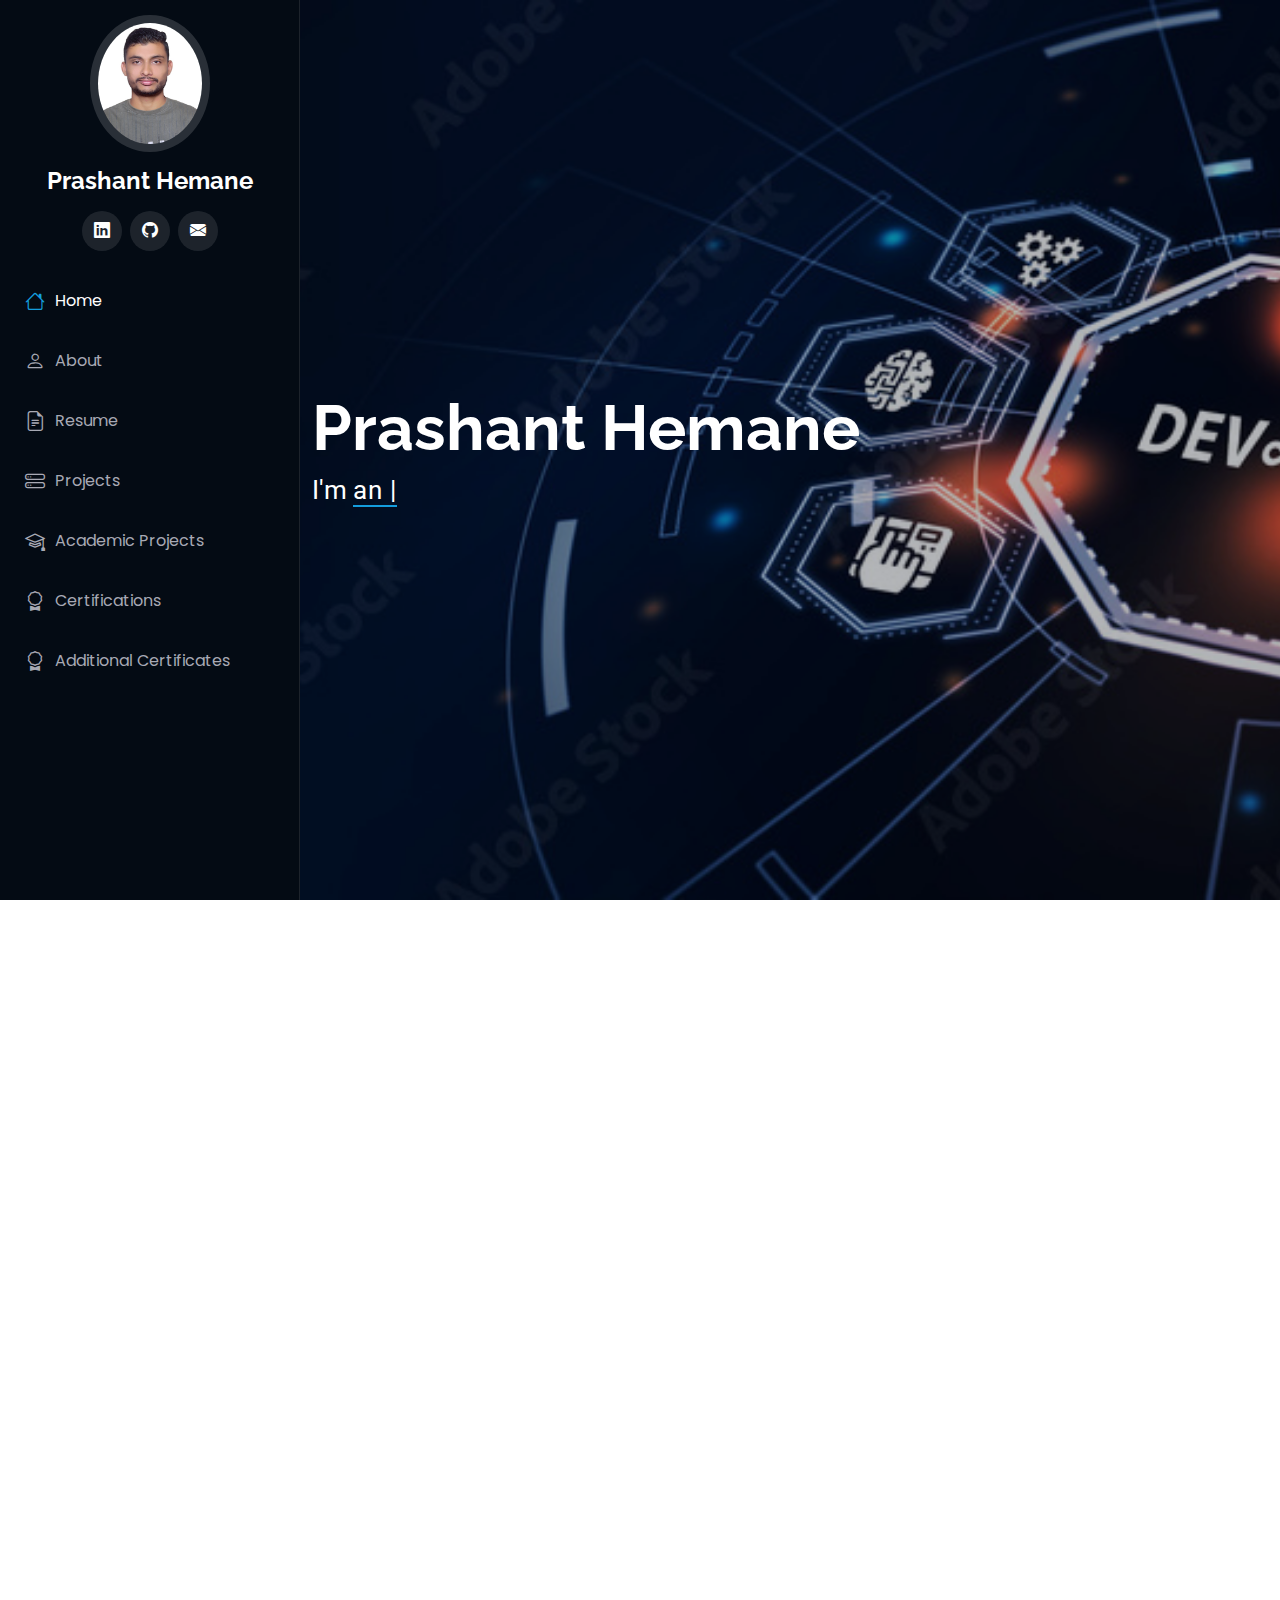
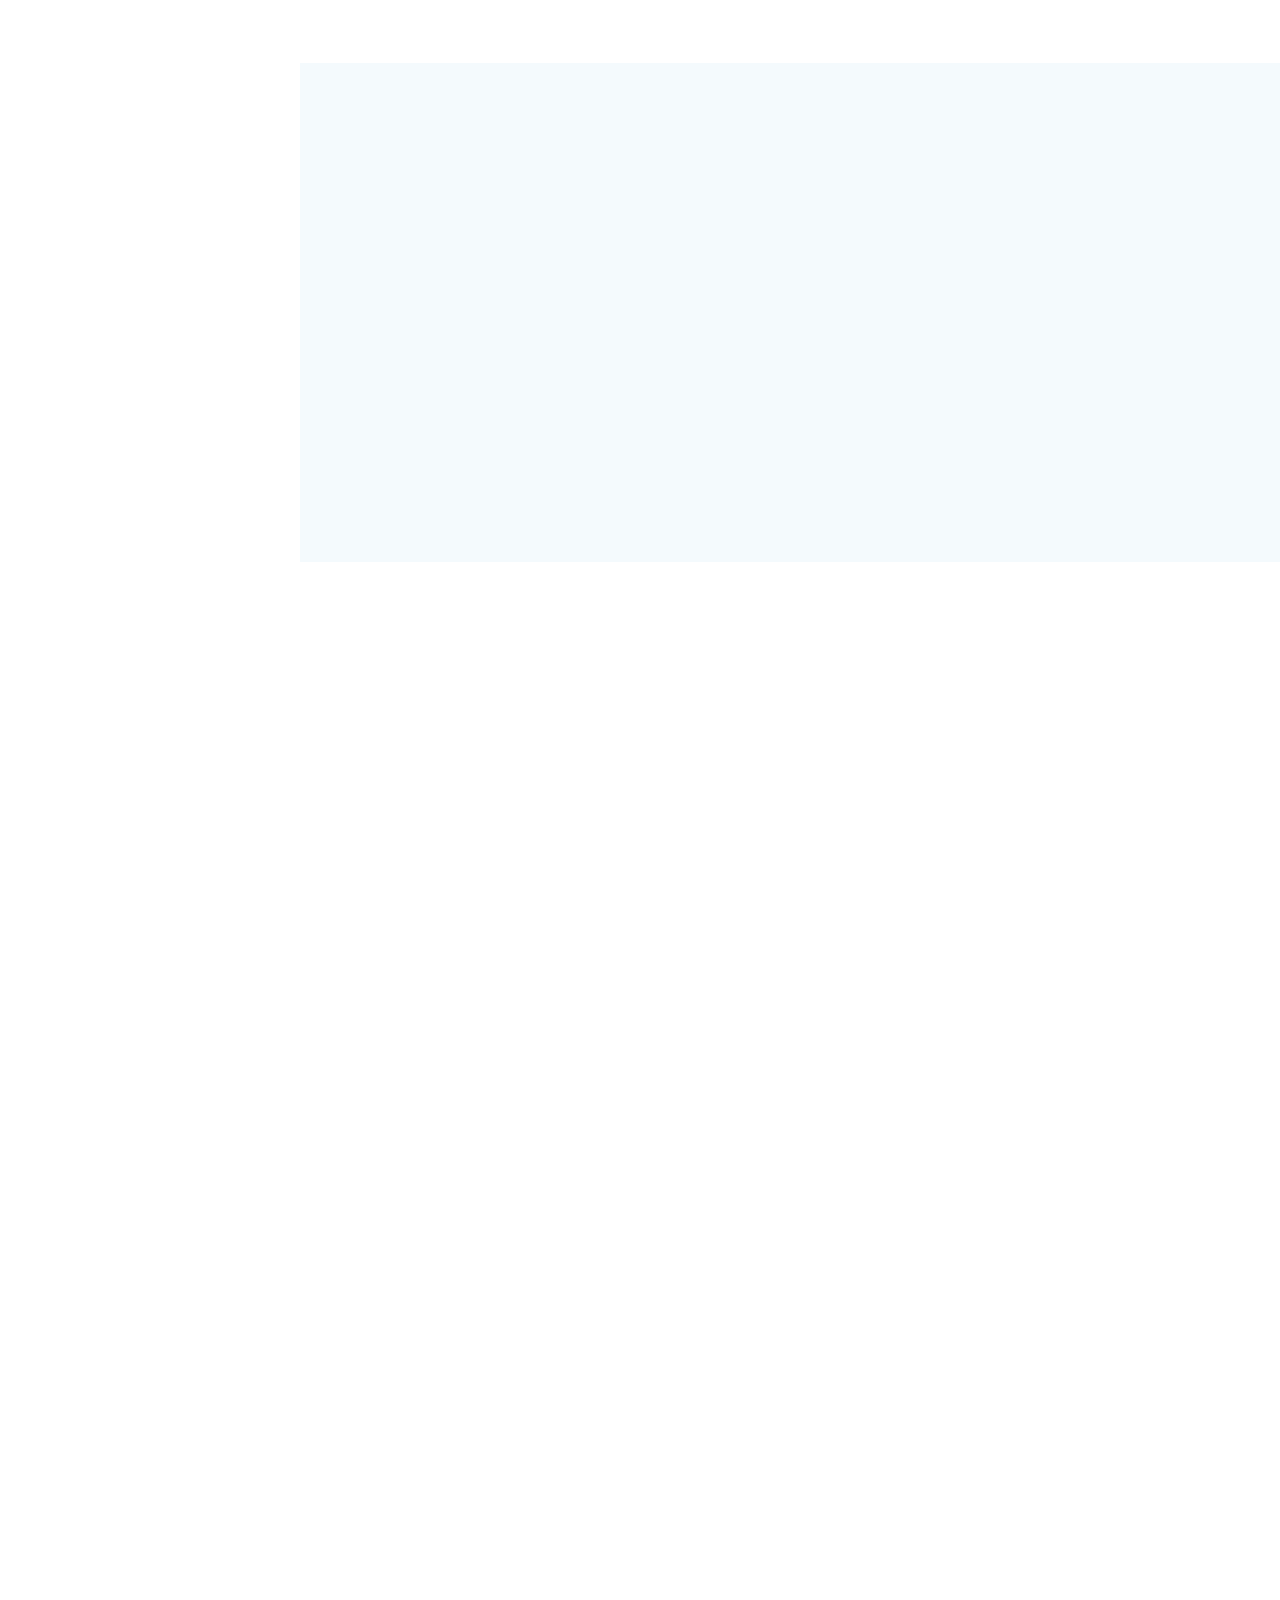
<file: index.html>
<!DOCTYPE html>
<html lang="en">

<head>
  <meta charset="utf-8">
  <meta content="width=device-width, initial-scale=1.0" name="viewport">
  <title>Prashant</title>
  <meta content="" name="description">
  <meta content="" name="keywords">

  <!-- Favicons -->
  <link href="assets/img/favicon.png" rel="icon">
  <link href="assets/img/apple-touch-icon.png" rel="apple-touch-icon">

  <!-- Fonts -->
  <link href="https://fonts.googleapis.com" rel="preconnect">
  <link href="https://fonts.gstatic.com" rel="preconnect" crossorigin>
  <link href="https://fonts.googleapis.com/css2?family=Roboto:ital,wght@0,100;0,300;0,400;0,500;0,700;0,900;1,100;1,300;1,400;1,500;1,700;1,900&family=Poppins:ital,wght@0,100;0,200;0,300;0,400;0,500;0,600;0,700;0,800;0,900;1,100;1,200;1,300;1,400;1,500;1,600;1,700;1,800;1,900&family=Raleway:ital,wght@0,100;0,200;0,300;0,400;0,500;0,600;0,700;0,800;0,900;1,100;1,200;1,300;1,400;1,500;1,600;1,700;1,800;1,900&display=swap" rel="stylesheet">

  <!-- Vendor CSS Files -->
  <link href="assets/vendor/bootstrap/css/bootstrap.min.css" rel="stylesheet">
  <link href="assets/vendor/bootstrap-icons/bootstrap-icons.css" rel="stylesheet">
  <link href="assets/vendor/aos/aos.css" rel="stylesheet">
  <link href="assets/vendor/glightbox/css/glightbox.min.css" rel="stylesheet">
  <link href="assets/vendor/swiper/swiper-bundle.min.css" rel="stylesheet">

  <!-- Main CSS File -->
  <link href="assets/css/main.css" rel="stylesheet">

  <!-- =======================================================
  * Template Name: iPortfolio
  * Template URL: https://bootstrapmade.com/iportfolio-bootstrap-portfolio-websites-template/
  * Updated: Jun 29 2024 with Bootstrap v5.3.3
  * Author: BootstrapMade.com
  * License: https://bootstrapmade.com/license/
  ======================================================== -->
</head>

<body class="index-page">

  <header id="header" class="header dark-background d-flex flex-column">
    <i class="header-toggle d-xl-none bi bi-list"></i>

    <div class="profile-img">
      <img src="assets/img/my-profile-img.jpg" alt="" class="img-fluid rounded-circle">
    </div>

    <a href="index.html" class="logo d-flex align-items-center justify-content-center">
      <!-- Uncomment the line below if you also wish to use an image logo -->
      <!-- <img src="assets/img/logo.png" alt=""> -->
      <h1 class="sitename">Prashant Hemane</h1>
    </a>

    <div class="social-links text-center">
	 <a href="https://www.linkedin.com/in/prashant-hemane-a53b43135" class="linkedin" target="_blank" rel="noopener noreferrer">
    <i class="bi bi-linkedin"></i>
  </a>

	<a href="https://github.com/Prashant-gitRepo" class="github" target="_blank" rel="noopener noreferrer">
  <i class="bi bi-github"></i>
</a>
	

     <a href="mailto:hemaneprashant@gmail.com" class="email" target="_blank" rel="noopener noreferrer">
  <i class="bi bi-envelope-fill"></i>
</a>
    </div>

    <nav id="navmenu" class="navmenu">
      <ul>
        <li><a href="#hero" class="active"><i class="bi bi-house navicon"></i>Home</a></li>
        <li><a href="#about"><i class="bi bi-person navicon"></i> About</a></li>
        <li><a href="#resume"><i class="bi bi-file-earmark-text navicon"></i> Resume</a></li>
        
        <li><a href="#services"><i class="bi bi-hdd-stack navicon"></i> Projects</a></li>
        
       
	<li><a href="#academic"><i class="bi bi-mortarboard navicon"></i> Academic Projects</a></li>

 	<li><a href="#certification"><i class="bi bi-award navicon"></i> Certifications</a></li>

	<li><a href="#certificates"><i class="bi bi-award navicon"></i> Additional Certificates</a></li> 


      </ul>
    </nav>

  </header>

  <main class="main">

    <!-- Hero Section -->
    <section id="hero" class="hero section dark-background">

      <img src="assets/img/hero-bg.jpg" alt="" data-aos="fade-in" class="">

      <div class="container" data-aos="fade-up" data-aos-delay="100">
        <h2>Prashant Hemane</h2>
        <p>I'm <span class="typed" data-typed-items="an AWS and DevOps enthusiast"</span><span class="typed-cursor typed-cursor--blink" aria-hidden="true"></span><span class="typed-cursor typed-cursor--blink" aria-hidden="true"></span></p>
      </div>

    </section><!-- /Hero Section -->

    <!-- About Section -->
    <section id="about" class="about section">

      <!-- Section Title -->
      <div class="container section-title" data-aos="fade-up">
        <h2>Summary</h2>
        <p>AWS and DevOps enthusiast with a mechanical engineering background, recently completed certification course in AWS Solution Architect Associate, Red Hat Linux, and CCNA. Hands-on experience deploying static websites on AWS S3 with CloudFront and managing source code via GitHub. Eager to contribute to cloud infrastructure, automation, and CI/CD pipelines in a fast-paced DevOps team..</p>
      </div><!-- End Section Title -->

      <div class="container" data-aos="fade-up" data-aos-delay="100">

        <div class="row gy-4 justify-content-center">
          <div class="col-lg-4">
            
          </div>
          <div class="col-lg-8 content">
            <h2>About</h2>
              <p class="fst-italic py-3">
   I started my journey as a Mechanical Engineer, Over time, I’ve developed strong skills in AWS, Docker, Terraform, and Jenkins, focusing on creating reliable, scalable infrastructure and smooth CI/CD pipelines. I love solving problems that make development faster and operations more efficient.Beyond tech, I enjoy learning about emerging tools, contributing to small projects, and staying curious about how technology can make systems more sustainable and intelligent.
				  
  </p>
            <div class="row">
              <div class="col-lg-6">
                <ul>
	<li><i class="bi bi-chevron-right"></i> <strong>Email:</strong> <span>hemaneprashant@gmail.com</span></li>
	
	 <li><i class="bi bi-chevron-right"></i> <strong>Degree:</strong> <span>Bachelor of Engineering</span></li>
             	 <li><i class="bi bi-chevron-right"></i> <strong>Freelance:</strong> <span>Available</span></li>
 
                </ul>
              </div>
             
            </div>
            <p class="py-3">
             
            </p>
          </div>
        </div>

      </div>

    </section><!-- /About Section -->

    
    <!-- Skills Section -->
    <section id="skills" class="skills section light-background">

      <!-- Section Title -->
      <div class="container section-title" data-aos="fade-up">
        <h2>Skills</h2>
       
      </div><!-- End Section Title -->

      <div class="container" data-aos="fade-up" data-aos-delay="100">

        <div class="row skills-content skills-animation">

          <div class="col-lg-6">

            <div class="progress">
              <span class="skill"><span>AWS</span> </span>
              <div class="progress-bar-wrap">
                <div class="progress-bar" role="progressbar" aria-valuenow="100" aria-valuemin="0" aria-valuemax="100"></div>
              </div>
            </div><!-- End Skills Item -->

            <div class="progress">
              <span class="skill"><span>Linux</span> </span>
              <div class="progress-bar-wrap">
                <div class="progress-bar" role="progressbar" aria-valuenow="100" aria-valuemin="0" aria-valuemax="100"></div>
              </div>
            </div><!-- End Skills Item -->

            <div class="progress">
              <span class="skill"><span>CCNA</span> </span>
              <div class="progress-bar-wrap">
                <div class="progress-bar" role="progressbar" aria-valuenow="100" aria-valuemin="0" aria-valuemax="100"></div>
              </div>
            </div><!-- End Skills Item -->

	 <div class="progress">
              <span class="skill"><span>Bash Scripting</span> </span>
              <div class="progress-bar-wrap">
                <div class="progress-bar" role="progressbar" aria-valuenow="100" aria-valuemin="0" aria-valuemax="100"></div>
              </div>
            </div><!-- End Skills Item -->

          </div>
	
           
          	

          <div class="col-lg-6">

            <div class="progress">
              <span class="skill"><span>Docker</span>
              <div class="progress-bar-wrap">
                <div class="progress-bar" role="progressbar" aria-valuenow="100" aria-valuemin="0" aria-valuemax="100"></div>
              </div>
            </div><!-- End Skills Item -->

            <div class="progress">
              <span class="skill"><span>Git, GitHub</span>
              <div class="progress-bar-wrap">
                <div class="progress-bar" role="progressbar" aria-valuenow="100" aria-valuemin="0" aria-valuemax="100"></div>
              </div>
            </div><!-- End Skills Item -->

	<div class="progress">
              <span class="skill"><span>Terraform</span>
              <div class="progress-bar-wrap">
                <div class="progress-bar" role="progressbar" aria-valuenow="100" aria-valuemin="0" aria-valuemax="100"></div>
              </div>
            </div><!-- End Skills Item -->

            <div class="progress">
              <span class="skill"><span>Ansible</span>
              <div class="progress-bar-wrap">
                <div class="progress-bar" role="progressbar" aria-valuenow="100" aria-valuemin="0" aria-valuemax="100"></div>
              </div>
            </div><!-- End Skills Item -->

          </div>

        </div>

      </div>

    </section><!-- /Skills Section -->

    <!-- Resume Section -->
    <section id="resume" class="resume section">

      <!-- Section Title -->
      <div class="container section-title" data-aos="fade-up">
        <h2>Resume</h2>
      </div><!-- End Section Title -->

      <div class="container">

        <div class="row">

          <div class="col-lg-6" data-aos="fade-up" data-aos-delay="100">
            <h3 class="resume-title">Summary</h3>

            <div class="resume-item pb-0">
              <h4>PRASHANT HEMANE</h4>
              <p><em>Passionate and self-motivated AWS & DevOps enthusiast with a background in Mechanical Engineering and hands-on experience in cloud infrastructure, Linux administration, and DevOps tools like Git, Docker, and Terraform. Strong understanding of networking (CCNA-level), cloud deployments, and automation. Currently seeking opportunities in DevOps or Cloud Engineering to apply my skills in building scalable and secure systems.</em></p>
              <ul>
                
                <li>+91 7767976627</li>
                <li>hemaneprashant@gmail.com</li>
              </ul>
            </div><!-- Edn Resume Item -->

            <h3 class="resume-title">Education</h3>
            <div class="resume-item">
              <h4>BACHELOR OF ENGINEERING</h4>
              <h5>MECHANICAL ENGINEER</h5>
              <p><em>J D College of Engineering and Management, Nagpur</em></p>
              
            </div><!-- Edn Resume Item -->

            <div class="resume-item">
              <h4>HSC</h4>
             
              <p><em>Manohar Bhai Patel science and arts Jr. college</em></p>
              
            </div><!-- Edn Resume Item -->
        
          <div class="resume-item">
              <h4>SSC</h4>
             
              <p><em>Manohar Bhai Patel High school</em></p>
              
            </div><!-- Edn Resume Item -->


          </div>

          <div class="col-lg-6" data-aos="fade-up" data-aos-delay="200">
            <h3 class="resume-title">Experience</h3>
            <div class="resume-item">
              <h4>Mechanical Engineer (Maintenance & Fabrication) </h4>
              <h5>March 2023 – Oct 2025</h5>
              <p><em>Laxmi Engineering Works </em></p>
              <ul>
                <li>Supervised fabrication of structures and supports as per engineering drawings. </li>
                <li>Ensured proper fitment, alignment, and finishing of fabricated parts before installation. </li>
                <li>Verified materials and dimensions to meet quality and safety standards. </li>
                <li>Performed preventive and corrective maintenance of mechanical equipment, machinery, and tools. </li>
                <li>Conducted routine inspections to ensure optimal equipment performance and minimize downtime. </li>
				<li>Coordinated with vendors and subcontractors for material procurement and fabrication tasks. </li>
				 <li>Prepared maintenance schedules, inspection checklists, and fabrication reports.</li>
              </ul>
            </div><!-- Edn Resume Item -->




	    <div class="col-lg-6" data-aos="fade-up" data-aos-delay="200">
            <h3 class="resume-title">Internship</h3>
            <div class="resume-item">
              <h4>TRAINEE</h4>
              <h5>Dec 2018 - June 2019</h5>
              <p><em>Confidence Petroleum Ind ltd. Nagpur </em></p>
             
            </div><!-- Edn Resume Item -->




          </div>

        </div>

      </div>

    </section><!-- /Resume Section -->




    <!-- Services Section -->
    <section id="services" class="services section">

      <!-- Section Title -->
      <div class="container section-title" data-aos="fade-up">
        <h2>Projects</h2>
       
      </div><!-- End Section Title -->

      <div class="container">

        <div class="row gy-4">

          <div class="col-lg-6 col-md-6 service-item d-flex" data-aos="fade-up" data-aos-delay="100">
            <div class="icon flex-shrink-0"><i class="bi bi-cloud-upload"></i></div>
            <div>
              <h4 class="title"><a href="service-details.html" class="stretched-link">Static Website hosting</a></h4>
              <p class="description">Resume hosting on S3</p>
            </div>
          </div>


	
          <div class="col-lg-6 col-md-6 service-item d-flex" data-aos="fade-up" data-aos-delay="100">
            <div class="icon flex-shrink-0"><i class="bi bi-terminal"></i></div>
            <div>
              <h4 class="title"><a href="ansible_project.html" class="stretched-link">Ansible Web Deploy</a></h4>
              <p class="description">Automated Webpage Deployment</p>
            </div>
          </div>


          <!-- End Service Item -->

	
        


		<!-- academic Section -->
<section id="academic" class="academic section">

  <!-- Section Title -->
  <div class="container section-title" data-aos="fade-up">
    <h2>Academic Projects</h2>
  </div>
  <!-- End Section Title -->

  <div class="container">
    <div class="row gy-4">

      <!-- Project 1 -->
      <div class="col-lg-6 col-md-6 service-item d-flex" data-aos="fade-up" data-aos-delay="100">
        <div class="icon flex-shrink-0"><i class="bi bi-clipboard-data"></i></div>
        <div>
          <h4 class="title"><a href="academic-details.html" class="stretched-link">Project - 1</a></h4>
          <p class="description">Research Project</p>
        </div>
      </div>
      <!-- End Project 1 -->

      <!-- Project 2 -->
      <div class="col-lg-6 col-md-6 service-item d-flex" data-aos="fade-up" data-aos-delay="200">
        <div class="icon flex-shrink-0"><i class="bi bi-clipboard-data"></i></div>
        <div>
          <h4 class="title"><a href="project-2.html" class="stretched-link">Project - 2</a></h4>
          <p class="description">Review Project</p>
        </div>
      </div>
      <!-- End Project 2 -->

    </div> <!-- End Row -->
  </div> <!-- End Container -->

</section>
<!-- End academic Section -->
        </div>

      </div>

    </section><!-- /academic Section -->





<!-- Certifications Section -->
<section id="certification" class="resume section">

  <!-- Section Title -->
  <div class="container section-title" data-aos="fade-up">
    <h2>Certifications</h2>
  </div><!-- End Section Title -->

  <div class="container">

    <div class="row">

      <div class="col-lg-12" data-aos="fade-up" data-aos-delay="100">

        <div class="resume-item">
          <h4>AWS Solutions Architect - Associate</h4>
    
          <p><em>Seven Mentor & Training Pvt. Ltd., Pune</em></p>
        </div>

        <div class="resume-item">
          <h4>Red Hat Enterprise Linux (RHEL)</h4>
         
          <p><em>Seven Mentor & Training Pvt. Ltd., Pune</em></p>
        </div>

        <div class="resume-item">
          <h4>Cisco Certified Network Associate (CCNA)</h4>
     
          <p><em>Seven Mentor & Training Pvt. Ltd., Pune</em></p>
        </div>

      </div>

    </div>

  </div>

</section><!-- End Certifications Section -->





 <!-- Certificates Section -->
<section id="certificates" class="certificates section">

  <!-- Section Title -->
  <div class="container section-title" data-aos="fade-up">
    <h2>Certificates</h2>
  </div>
  <!-- End Section Title -->

  <div class="container">
    <div class="row gy-4">

      <!-- Certificate 1 -->
      <div class="col-lg-6 col-md-6 service-item d-flex" data-aos="fade-up" data-aos-delay="100">
        <div class="icon flex-shrink-0"><i class="bi bi-award-fill"></i></div>
        <div>
          <h4 class="title"><a href="certificate1.html" class="stretched-link">Certificate- 1</a></h4>
          <p class="description">AWS Summit India Online</p>
        </div>
      </div>

      <!-- Certificate 2 -->
      <div class="col-lg-6 col-md-6 service-item d-flex" data-aos="fade-up" data-aos-delay="200">
        <div class="icon flex-shrink-0"><i class="bi bi-award-fill"></i></div>
        <div>
          <h4 class="title"><a href="certificate2.html" class="stretched-link">Certificate- 2</a></h4>
          <p class="description">Getting started with DevOps on AWS</p>
        </div>
      </div>

      <!-- Certificate 3 -->
      <div class="col-lg-6 col-md-6 service-item d-flex" data-aos="fade-up" data-aos-delay="300">
        <div class="icon flex-shrink-0"><i class="bi bi-award-fill"></i></div>
        <div>
          <h4 class="title"><a href="certificate3.html" class="stretched-link">Certificate- 3</a></h4>
          <p class="description">AWS Cloud Practitioner Essentials</p>
        </div>
      </div>

		  <!-- Certificate 4 -->
      <div class="col-lg-6 col-md-6 service-item d-flex" data-aos="fade-up" data-aos-delay="300">
        <div class="icon flex-shrink-0"><i class="bi bi-award-fill"></i></div>
        <div>
          <h4 class="title"><a href="certificate4.html" class="stretched-link">Certificate- 4</a></h4>
          <p class="description">DevOps Bootcamp by TWS</p>
        </div>
      </div>

    </div>
  </div>

</section>
<!-- End Certificates Section -->



   


  </main>

 

  <!-- Scroll Top -->
  <a href="#" id="scroll-top" class="scroll-top d-flex align-items-center justify-content-center"><i class="bi bi-arrow-up-short"></i></a>

  <!-- Preloader -->
  <div id="preloader"></div>

  <!-- Vendor JS Files -->
  <script src="assets/vendor/bootstrap/js/bootstrap.bundle.min.js"></script>
  <script src="assets/vendor/php-email-form/validate.js"></script>
  <script src="assets/vendor/aos/aos.js"></script>
  <script src="assets/vendor/typed.js/typed.umd.js"></script>
  <script src="assets/vendor/purecounter/purecounter_vanilla.js"></script>
  <script src="assets/vendor/waypoints/noframework.waypoints.js"></script>
  <script src="assets/vendor/glightbox/js/glightbox.min.js"></script>
  <script src="assets/vendor/imagesloaded/imagesloaded.pkgd.min.js"></script>
  <script src="assets/vendor/isotope-layout/isotope.pkgd.min.js"></script>
  <script src="assets/vendor/swiper/swiper-bundle.min.js"></script>

  <!-- Main JS File -->
  <script src="assets/js/main.js"></script>

</body>

</html>
</file>
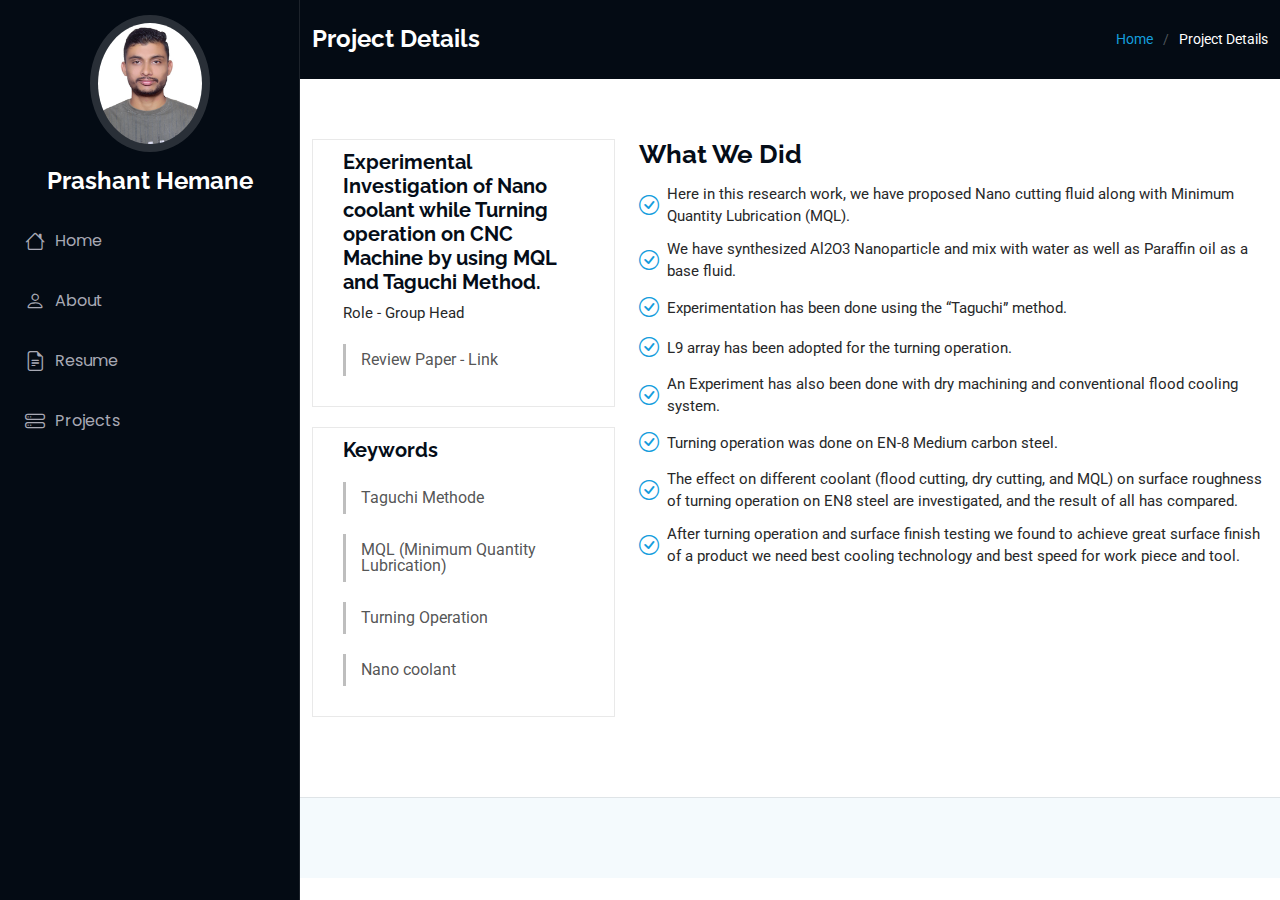
<file: academic-details.html>
<!DOCTYPE html>
<html lang="en">

<head>
  <meta charset="utf-8">
  <meta content="width=device-width, initial-scale=1.0" name="viewport">
  <title>Project Details - </title>
  <meta content="" name="description">
  <meta content="" name="keywords">

 

  <!-- Fonts -->
  <link href="https://fonts.googleapis.com" rel="preconnect">
  <link href="https://fonts.gstatic.com" rel="preconnect" crossorigin>
  <link href="https://fonts.googleapis.com/css2?family=Roboto:ital,wght@0,100;0,300;0,400;0,500;0,700;0,900;1,100;1,300;1,400;1,500;1,700;1,900&family=Poppins:ital,wght@0,100;0,200;0,300;0,400;0,500;0,600;0,700;0,800;0,900;1,100;1,200;1,300;1,400;1,500;1,600;1,700;1,800;1,900&family=Raleway:ital,wght@0,100;0,200;0,300;0,400;0,500;0,600;0,700;0,800;0,900;1,100;1,200;1,300;1,400;1,500;1,600;1,700;1,800;1,900&display=swap" rel="stylesheet">

  <!-- Vendor CSS Files -->
  <link href="assets/vendor/bootstrap/css/bootstrap.min.css" rel="stylesheet">
  <link href="assets/vendor/bootstrap-icons/bootstrap-icons.css" rel="stylesheet">
  <link href="assets/vendor/aos/aos.css" rel="stylesheet">
  <link href="assets/vendor/glightbox/css/glightbox.min.css" rel="stylesheet">
  <link href="assets/vendor/swiper/swiper-bundle.min.css" rel="stylesheet">

  <!-- Main CSS File -->
  <link href="assets/css/main.css" rel="stylesheet">

  <!-- =======================================================
 
  ======================================================== -->
</head>

<body class="service-details-page">

  <header id="header" class="header dark-background d-flex flex-column">
    <i class="header-toggle d-xl-none bi bi-list"></i>

    <div class="profile-img">
      <img src="assets/img/my-profile-img.jpg" alt="" class="img-fluid rounded-circle">
    </div>

    <a href="index.html" class="logo d-flex align-items-center justify-content-center">
      <!-- Uncomment the line below if you also wish to use an image logo -->
      <!-- <img src="assets/img/logo.png" alt=""> -->
      <h1 class="sitename">Prashant Hemane</h1>
    </a>

    <nav id="navmenu" class="navmenu">
      <ul>
        <li><a href="index.html"><i class="bi bi-house navicon"></i>Home</a></li>
        <li><a href="index.html"><i class="bi bi-person navicon"></i> About</a></li>
        <li><a href="index.html"><i class="bi bi-file-earmark-text navicon"></i> Resume</a></li>
        
        <li><a href="index.html"><i class="bi bi-hdd-stack navicon"></i> Projects</a></li>
     
      </ul>
    </nav>

  </header>

  <main class="main">

    <!-- Page Title -->
    <div class="page-title dark-background">
      <div class="container d-lg-flex justify-content-between align-items-center">
        <h1 class="mb-2 mb-lg-0">Project Details</h1>
        <nav class="breadcrumbs">
          <ol>
            <li><a href="index.html">Home</a></li>
            <li class="current">Project Details</li>
          </ol>
        </nav>
      </div>
    </div><!-- End Page Title -->

    <!-- academic section Section -->
    <section id="academic-details" class="service-details section">

      <div class="container">

        <div class="row gy-4">

          <div class="col-lg-4" data-aos="fade-up" data-aos-delay="100">

            <div class="services-list">
	<h4>Experimental Investigation of Nano coolant while Turning operation on CNC Machine by using MQL and Taguchi Method.</h4>
            <p>Role - Group Head</p>
	<a href="https://www.ijeast.com/papers/263-266,Tesma411,IJEAST.pdf" target="_blank">Review Paper - Link</a>
	

             
            </div>

  <div class="services-list">
	<h4>Keywords</h4>
              <a "#" >Taguchi Methode</a>
              <a "#">MQL (Minimum Quantity Lubrication)</a>
              <a "#">Turning Operation</a>
              <a "#">Nano coolant</a>
             
            </div>

            </div>

          <div class="col-lg-8" data-aos="fade-up" data-aos-delay="200">
            
            <h3>What We Did</h3>
           
            <ul>
              <li><i class="bi bi-check-circle"></i> <span>Here in this research work, we have proposed Nano cutting fluid along with Minimum Quantity Lubrication (MQL).</span></li> 
 <li><i class="bi bi-check-circle"></i> <span>We have synthesized Al2O3 Nanoparticle and mix with water as well as Paraffin oil as a base fluid. </span></li> 
<li><i class="bi bi-check-circle"></i> <span>Experimentation has been done using the “Taguchi” method. </span></li> 
<li><i class="bi bi-check-circle"></i> <span>L9 array has been adopted for the turning operation. </span></li> 
<li><i class="bi bi-check-circle"></i> <span>An Experiment has also been done with dry machining and conventional flood cooling system. </span></li> 
<li><i class="bi bi-check-circle"></i> <span>Turning operation was done on EN-8 Medium carbon steel. </span></li> 
<li><i class="bi bi-check-circle"></i> <span>The effect on different coolant (flood cutting, dry cutting, and MQL) on surface roughness of turning operation on EN8 steel are investigated, and the result of all has compared. </span></li> 
<li><i class="bi bi-check-circle"></i> <span>After turning operation and surface finish testing we found to achieve great surface finish of a product we need best cooling technology and best speed for work piece and tool. </span></li>
            </ul>
        
            
          </div>

        </div>

      </div>

    </section><!-- /Service Details Section -->

  </main>

  <footer id="footer" class="footer position-relative light-background">

        
      </div>
    </div>

  </footer>

  <!-- Scroll Top -->
  <a href="#" id="scroll-top" class="scroll-top d-flex align-items-center justify-content-center"><i class="bi bi-arrow-up-short"></i></a>

  <!-- Preloader -->
  <div id="preloader"></div>

  <!-- Vendor JS Files -->
  <script src="assets/vendor/bootstrap/js/bootstrap.bundle.min.js"></script>
  <script src="assets/vendor/php-email-form/validate.js"></script>
  <script src="assets/vendor/aos/aos.js"></script>
  <script src="assets/vendor/typed.js/typed.umd.js"></script>
  <script src="assets/vendor/purecounter/purecounter_vanilla.js"></script>
  <script src="assets/vendor/waypoints/noframework.waypoints.js"></script>
  <script src="assets/vendor/glightbox/js/glightbox.min.js"></script>
  <script src="assets/vendor/imagesloaded/imagesloaded.pkgd.min.js"></script>
  <script src="assets/vendor/isotope-layout/isotope.pkgd.min.js"></script>
  <script src="assets/vendor/swiper/swiper-bundle.min.js"></script>

  <!-- Main JS File -->
  <script src="assets/js/main.js"></script>

</body>

</html>
</file>
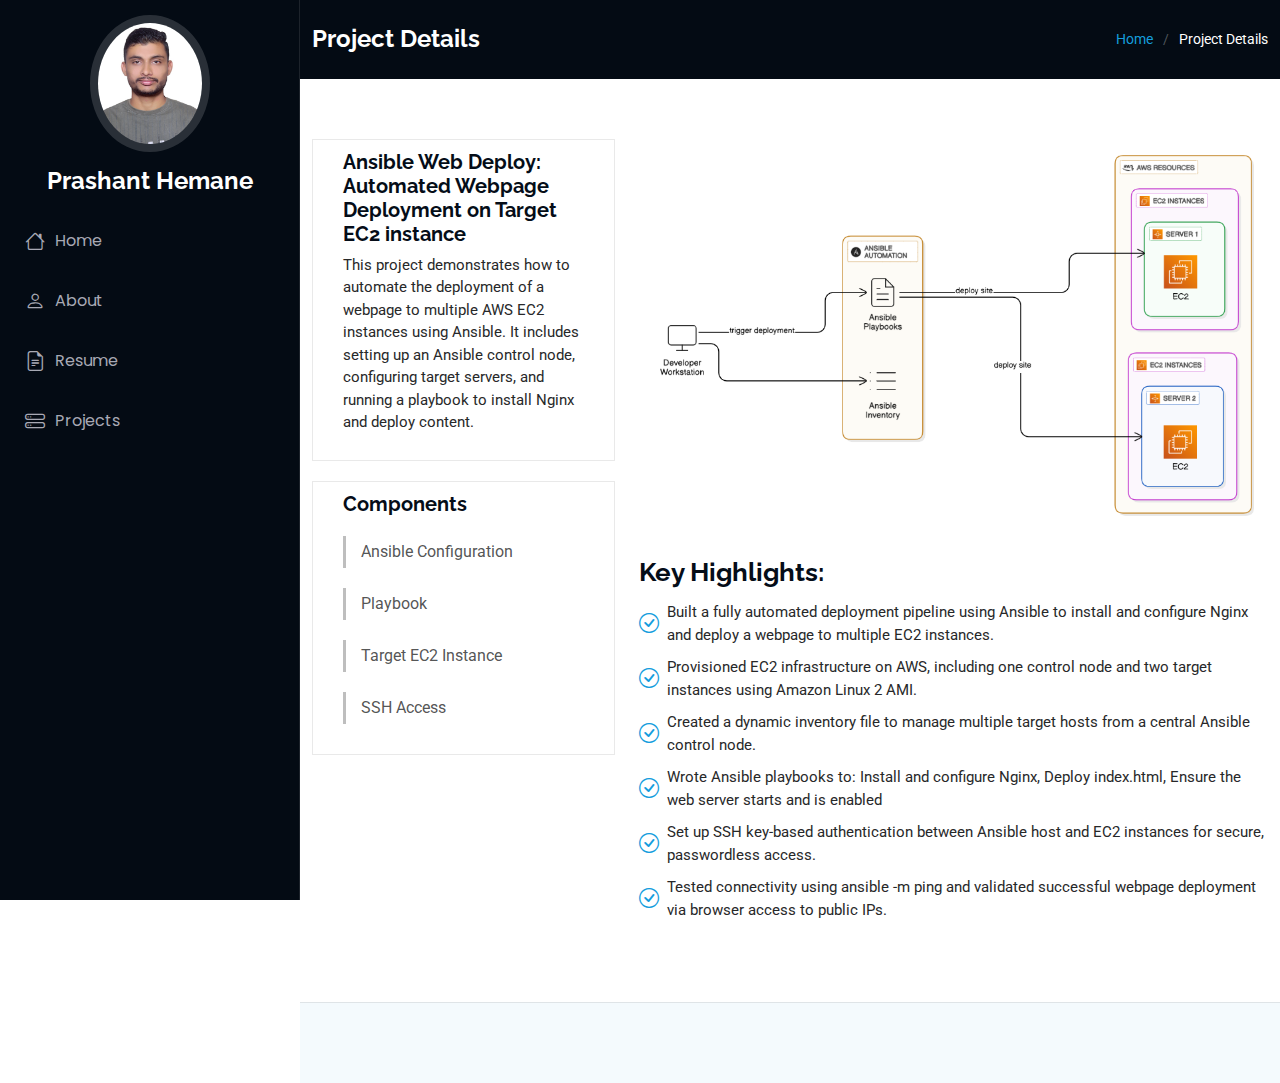
<file: ansible_project.html>
<!DOCTYPE html>
<html lang="en">

<head>
  <meta charset="utf-8">
  <meta content="width=device-width, initial-scale=1.0" name="viewport">
  <title>Project Details - </title>
  <meta content="" name="description">
  <meta content="" name="keywords">

  <!-- Favicons -->
  <link href="assets/img/favicon.png" rel="icon">
  <link href="assets/img/apple-touch-icon.png" rel="apple-touch-icon">

  <!-- Fonts -->
  <link href="https://fonts.googleapis.com" rel="preconnect">
  <link href="https://fonts.gstatic.com" rel="preconnect" crossorigin>
  <link href="https://fonts.googleapis.com/css2?family=Roboto:ital,wght@0,100;0,300;0,400;0,500;0,700;0,900;1,100;1,300;1,400;1,500;1,700;1,900&family=Poppins:ital,wght@0,100;0,200;0,300;0,400;0,500;0,600;0,700;0,800;0,900;1,100;1,200;1,300;1,400;1,500;1,600;1,700;1,800;1,900&family=Raleway:ital,wght@0,100;0,200;0,300;0,400;0,500;0,600;0,700;0,800;0,900;1,100;1,200;1,300;1,400;1,500;1,600;1,700;1,800;1,900&display=swap" rel="stylesheet">

  <!-- Vendor CSS Files -->
  <link href="assets/vendor/bootstrap/css/bootstrap.min.css" rel="stylesheet">
  <link href="assets/vendor/bootstrap-icons/bootstrap-icons.css" rel="stylesheet">
  <link href="assets/vendor/aos/aos.css" rel="stylesheet">
  <link href="assets/vendor/glightbox/css/glightbox.min.css" rel="stylesheet">
  <link href="assets/vendor/swiper/swiper-bundle.min.css" rel="stylesheet">

  <!-- Main CSS File -->
  <link href="assets/css/main.css" rel="stylesheet">

  <!-- =======================================================
 
  ======================================================== -->
</head>

<body class="service-details-page">

  <header id="header" class="header dark-background d-flex flex-column">
    <i class="header-toggle d-xl-none bi bi-list"></i>

    <div class="profile-img">
      <img src="assets/img/my-profile-img.jpg" alt="" class="img-fluid rounded-circle">
    </div>

    <a href="index.html" class="logo d-flex align-items-center justify-content-center">
      <!-- Uncomment the line below if you also wish to use an image logo -->
      <!-- <img src="assets/img/logo.png" alt=""> -->
      <h1 class="sitename">Prashant Hemane</h1>
    </a>


    <nav id="navmenu" class="navmenu">
      <ul>
        <li><a href="#hero"><i class="bi bi-house navicon"></i>Home</a></li>
        <li><a href="#about"><i class="bi bi-person navicon"></i> About</a></li>
        <li><a href="#resume"><i class="bi bi-file-earmark-text navicon"></i> Resume</a></li>
        
        <li><a href="#services"><i class="bi bi-hdd-stack navicon"></i> Projects</a></li>
     
      </ul>
    </nav>

  </header>

  <main class="main">

    <!-- Page Title -->
    <div class="page-title dark-background">
      <div class="container d-lg-flex justify-content-between align-items-center">
        <h1 class="mb-2 mb-lg-0">Project Details</h1>
        <nav class="breadcrumbs">
          <ol>
            <li><a href="index.html">Home</a></li>
            <li class="current">Project Details</li>
          </ol>
        </nav>
      </div>
    </div><!-- End Page Title -->

    <!-- Service Details Section -->
    <section id="service-details" class="service-details section">

      <div class="container">


 <div class="row gy-4">

          <div class="col-lg-4" data-aos="fade-up" data-aos-delay="100">

           
 <div class="services-list">
	<h4>Ansible Web Deploy: Automated Webpage Deployment on Target EC2 instance</h4>
              <p>This project demonstrates how to automate the deployment of a webpage to multiple AWS EC2 instances using Ansible. It includes setting up an Ansible control node, configuring target servers, and running a playbook to install Nginx and deploy content.</p>
	
	</div>

<div class="services-list">
	<h4>Components</h4>
              <a "#" >Ansible Configuration</a>
              <a "#">Playbook</a>
              <a "#">Target EC2 Instance</a>
              <a "#">SSH Access</a>
	</div>
</div>
  

          <div class="col-lg-8" data-aos="fade-up" data-aos-delay="200">
            <img src="assets/img/ansible.png" alt="" class="img-fluid services-img">
            <h3>Key Highlights:</h3>
           
            <ul>
              <li><i class="bi bi-check-circle"></i> <span>Built a fully automated deployment pipeline using Ansible to install and configure Nginx and deploy a webpage to multiple EC2 instances. </span></li>
              <li><i class="bi bi-check-circle"></i> <span>Provisioned EC2 infrastructure on AWS, including one control node and two target instances using Amazon Linux 2 AMI.</span></li>
              <li><i class="bi bi-check-circle"></i> <span>Created a dynamic inventory file to manage multiple target hosts from a central Ansible control node.</span></li>
	<li><i class="bi bi-check-circle"></i> <span>Wrote Ansible playbooks to: Install and configure Nginx, Deploy index.html, Ensure the web server starts and is enabled</span></li>
	<li><i class="bi bi-check-circle"></i> <span>Set up SSH key-based authentication between Ansible host and EC2 instances for secure, passwordless access.</span></li>

	<li><i class="bi bi-check-circle"></i> <span>Tested connectivity using ansible -m ping and validated successful webpage deployment via browser access to public IPs.</span></li>
            </ul>
        
            
             
            </div>
          </div>

        </div>

      </div>

    </section><!-- /Service Details Section -->

  </main>

  <footer id="footer" class="footer position-relative light-background">

        
      </div>
    </div>

  </footer>

  <!-- Scroll Top -->
  <a href="#" id="scroll-top" class="scroll-top d-flex align-items-center justify-content-center"><i class="bi bi-arrow-up-short"></i></a>

  <!-- Preloader -->
  <div id="preloader"></div>

  <!-- Vendor JS Files -->
  <script src="assets/vendor/bootstrap/js/bootstrap.bundle.min.js"></script>
  <script src="assets/vendor/php-email-form/validate.js"></script>
  <script src="assets/vendor/aos/aos.js"></script>
  <script src="assets/vendor/typed.js/typed.umd.js"></script>
  <script src="assets/vendor/purecounter/purecounter_vanilla.js"></script>
  <script src="assets/vendor/waypoints/noframework.waypoints.js"></script>
  <script src="assets/vendor/glightbox/js/glightbox.min.js"></script>
  <script src="assets/vendor/imagesloaded/imagesloaded.pkgd.min.js"></script>
  <script src="assets/vendor/isotope-layout/isotope.pkgd.min.js"></script>
  <script src="assets/vendor/swiper/swiper-bundle.min.js"></script>

  <!-- Main JS File -->
  <script src="assets/js/main.js"></script>

</body>

</html>
</file>
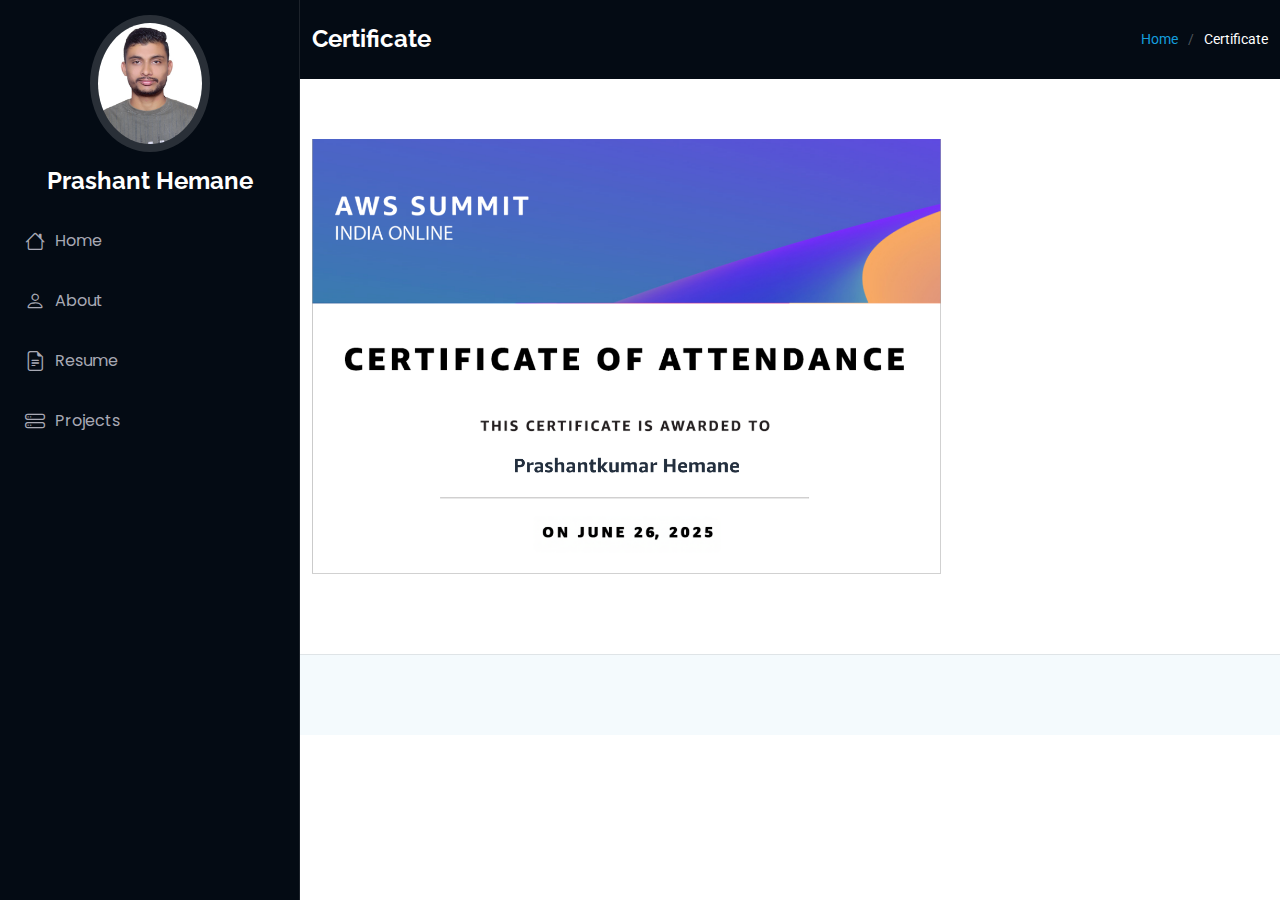
<file: certificate1.html>
<!DOCTYPE html>
<html lang="en">

<head>
  <meta charset="utf-8">
  <meta content="width=device-width, initial-scale=1.0" name="viewport">
  <title>Project Details - </title>
  <meta content="" name="description">
  <meta content="" name="keywords">

  <!-- Favicons -->
  <link href="assets/img/favicon.png" rel="icon">
  <link href="assets/img/apple-touch-icon.png" rel="apple-touch-icon">

  <!-- Fonts -->
  <link href="https://fonts.googleapis.com" rel="preconnect">
  <link href="https://fonts.gstatic.com" rel="preconnect" crossorigin>
  <link href="https://fonts.googleapis.com/css2?family=Roboto:ital,wght@0,100;0,300;0,400;0,500;0,700;0,900;1,100;1,300;1,400;1,500;1,700;1,900&family=Poppins:ital,wght@0,100;0,200;0,300;0,400;0,500;0,600;0,700;0,800;0,900;1,100;1,200;1,300;1,400;1,500;1,600;1,700;1,800;1,900&family=Raleway:ital,wght@0,100;0,200;0,300;0,400;0,500;0,600;0,700;0,800;0,900;1,100;1,200;1,300;1,400;1,500;1,600;1,700;1,800;1,900&display=swap" rel="stylesheet">

  <!-- Vendor CSS Files -->
  <link href="assets/vendor/bootstrap/css/bootstrap.min.css" rel="stylesheet">
  <link href="assets/vendor/bootstrap-icons/bootstrap-icons.css" rel="stylesheet">
  <link href="assets/vendor/aos/aos.css" rel="stylesheet">
  <link href="assets/vendor/glightbox/css/glightbox.min.css" rel="stylesheet">
  <link href="assets/vendor/swiper/swiper-bundle.min.css" rel="stylesheet">

  <!-- Main CSS File -->
  <link href="assets/css/main.css" rel="stylesheet">

  <!-- =======================================================
 
  ======================================================== -->
</head>

<body class="service-details-page">

  <header id="header" class="header dark-background d-flex flex-column">
    <i class="header-toggle d-xl-none bi bi-list"></i>

    <div class="profile-img">
      <img src="assets/img/my-profile-img.jpg" alt="" class="img-fluid rounded-circle">
    </div>

    <a href="index.html" class="logo d-flex align-items-center justify-content-center">
      <!-- Uncomment the line below if you also wish to use an image logo -->
      <!-- <img src="assets/img/logo.png" alt=""> -->
      <h1 class="sitename">Prashant Hemane</h1>
    </a>


    <nav id="navmenu" class="navmenu">
      <ul>
        <li><a href="index.html"><i class="bi bi-house navicon"></i>Home</a></li>
        <li><a href="index.html"><i class="bi bi-person navicon"></i>About</a></li>
        <li><a href="index.html"><i class="bi bi-file-earmark-text navicon"></i> Resume</a></li>
        
        <li><a href="index.html"><i class="bi bi-hdd-stack navicon"></i> Projects</a></li>
     
      </ul>
    </nav>

  </header>

  <main class="main">

    <!-- Page Title -->
    <div class="page-title dark-background">
      <div class="container d-lg-flex justify-content-between align-items-center">
        <h1 class="mb-2 mb-lg-0">Certificate</h1>
        <nav class="breadcrumbs">
          <ol>
            <li><a href="index.html">Home</a></li>
            <li class="current">Certificate</li>
          </ol>
        </nav>
      </div>
    </div><!-- End Page Title -->

    <!-- Service Details Section -->
    <section id="service-details" class="service-details section">

      <div class="container">


 <div class="row gy-4">


          
          <div class="col-lg-8" data-aos="fade-up" data-aos-delay="200">
            <img src="assets/img/unnamed.png" alt="" class="img-fluid services-img">
           
            
             
            </div>
          </div>

        </div>

      </div>

    </section><!-- /Service Details Section -->

  </main>

  <footer id="footer" class="footer position-relative light-background">

        
      </div>
    </div>

  </footer>

  <!-- Scroll Top -->
  <a href="#" id="scroll-top" class="scroll-top d-flex align-items-center justify-content-center"><i class="bi bi-arrow-up-short"></i></a>

  <!-- Preloader -->
  <div id="preloader"></div>

  <!-- Vendor JS Files -->
  <script src="assets/vendor/bootstrap/js/bootstrap.bundle.min.js"></script>
  <script src="assets/vendor/php-email-form/validate.js"></script>
  <script src="assets/vendor/aos/aos.js"></script>
  <script src="assets/vendor/typed.js/typed.umd.js"></script>
  <script src="assets/vendor/purecounter/purecounter_vanilla.js"></script>
  <script src="assets/vendor/waypoints/noframework.waypoints.js"></script>
  <script src="assets/vendor/glightbox/js/glightbox.min.js"></script>
  <script src="assets/vendor/imagesloaded/imagesloaded.pkgd.min.js"></script>
  <script src="assets/vendor/isotope-layout/isotope.pkgd.min.js"></script>
  <script src="assets/vendor/swiper/swiper-bundle.min.js"></script>

  <!-- Main JS File -->
  <script src="assets/js/main.js"></script>

</body>

</html>
</file>
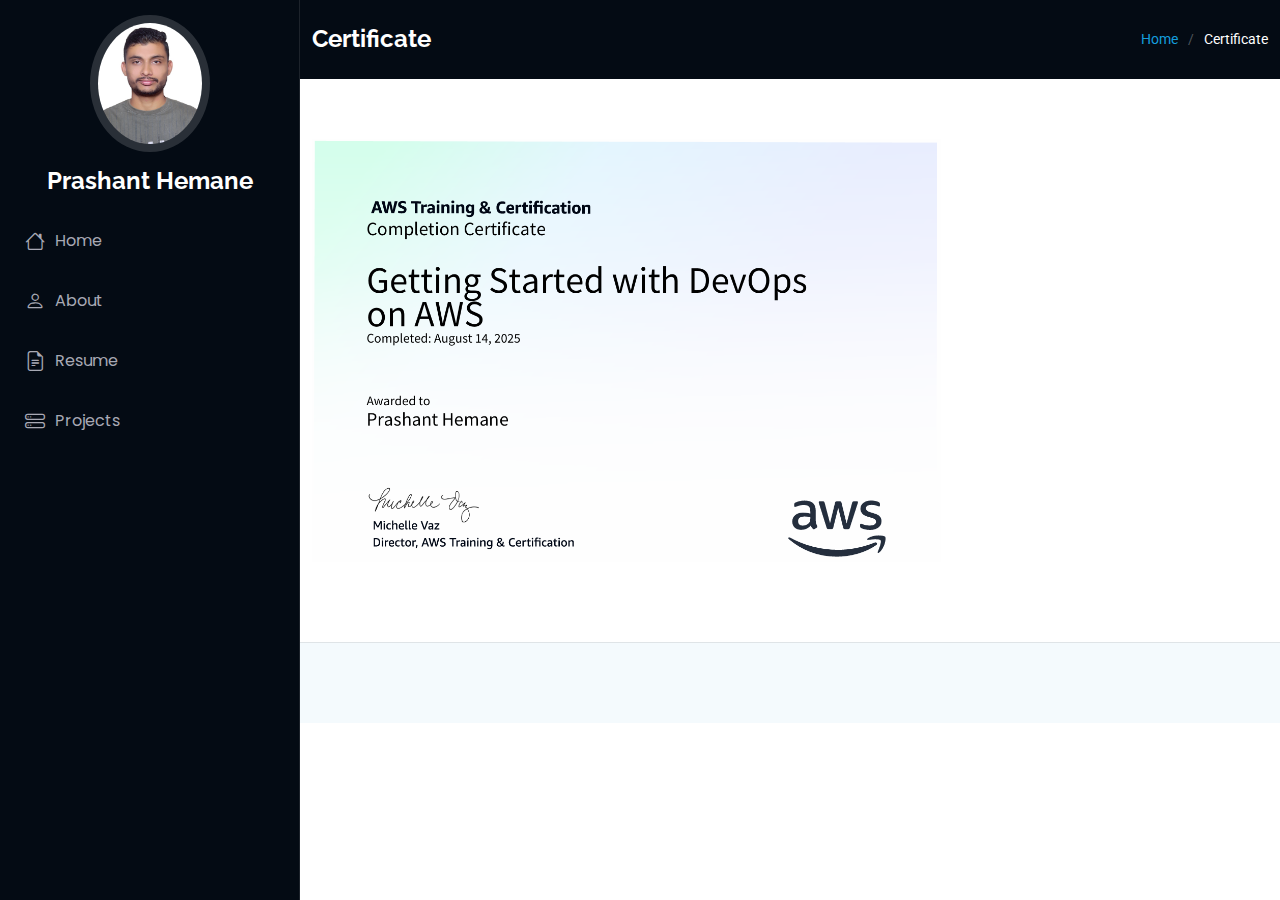
<file: certificate2.html>
<!DOCTYPE html>
<html lang="en">

<head>
  <meta charset="utf-8">
  <meta content="width=device-width, initial-scale=1.0" name="viewport">
  <title>Project Details - </title>
  <meta content="" name="description">
  <meta content="" name="keywords">

  <!-- Favicons -->
  <link href="assets/img/favicon.png" rel="icon">
  <link href="assets/img/apple-touch-icon.png" rel="apple-touch-icon">

  <!-- Fonts -->
  <link href="https://fonts.googleapis.com" rel="preconnect">
  <link href="https://fonts.gstatic.com" rel="preconnect" crossorigin>
  <link href="https://fonts.googleapis.com/css2?family=Roboto:ital,wght@0,100;0,300;0,400;0,500;0,700;0,900;1,100;1,300;1,400;1,500;1,700;1,900&family=Poppins:ital,wght@0,100;0,200;0,300;0,400;0,500;0,600;0,700;0,800;0,900;1,100;1,200;1,300;1,400;1,500;1,600;1,700;1,800;1,900&family=Raleway:ital,wght@0,100;0,200;0,300;0,400;0,500;0,600;0,700;0,800;0,900;1,100;1,200;1,300;1,400;1,500;1,600;1,700;1,800;1,900&display=swap" rel="stylesheet">

  <!-- Vendor CSS Files -->
  <link href="assets/vendor/bootstrap/css/bootstrap.min.css" rel="stylesheet">
  <link href="assets/vendor/bootstrap-icons/bootstrap-icons.css" rel="stylesheet">
  <link href="assets/vendor/aos/aos.css" rel="stylesheet">
  <link href="assets/vendor/glightbox/css/glightbox.min.css" rel="stylesheet">
  <link href="assets/vendor/swiper/swiper-bundle.min.css" rel="stylesheet">

  <!-- Main CSS File -->
  <link href="assets/css/main.css" rel="stylesheet">

  <!-- =======================================================
 
  ======================================================== -->
</head>

<body class="service-details-page">

  <header id="header" class="header dark-background d-flex flex-column">
    <i class="header-toggle d-xl-none bi bi-list"></i>

    <div class="profile-img">
      <img src="assets/img/my-profile-img.jpg" alt="" class="img-fluid rounded-circle">
    </div>

    <a href="index.html" class="logo d-flex align-items-center justify-content-center">
      <!-- Uncomment the line below if you also wish to use an image logo -->
      <!-- <img src="assets/img/logo.png" alt=""> -->
      <h1 class="sitename">Prashant Hemane</h1>
    </a>


    <nav id="navmenu" class="navmenu">
      <ul>
        <li><a href="index.html"><i class="bi bi-house navicon"></i>Home</a></li>
        <li><a href="index.html"><i class="bi bi-person navicon"></i>About</a></li>
        <li><a href="index.html"><i class="bi bi-file-earmark-text navicon"></i> Resume</a></li>
        
        <li><a href="index.html"><i class="bi bi-hdd-stack navicon"></i> Projects</a></li>
     
      </ul>
    </nav>

  </header>

  <main class="main">

    <!-- Page Title -->
    <div class="page-title dark-background">
      <div class="container d-lg-flex justify-content-between align-items-center">
        <h1 class="mb-2 mb-lg-0">Certificate</h1>
        <nav class="breadcrumbs">
          <ol>
            <li><a href="index.html">Home</a></li>
            <li class="current">Certificate</li>
          </ol>
        </nav>
      </div>
    </div><!-- End Page Title -->

    <!-- Service Details Section -->
    <section id="service-details" class="service-details section">

      <div class="container">


 <div class="row gy-4">


          
          <div class="col-lg-8" data-aos="fade-up" data-aos-delay="200">
            <img src="assets/img/devops.png" alt="" class="img-fluid services-img">
           
            
             
            </div>
          </div>

        </div>

      </div>

    </section><!-- /Service Details Section -->

  </main>

  <footer id="footer" class="footer position-relative light-background">

        
      </div>
    </div>

  </footer>

  <!-- Scroll Top -->
  <a href="#" id="scroll-top" class="scroll-top d-flex align-items-center justify-content-center"><i class="bi bi-arrow-up-short"></i></a>

  <!-- Preloader -->
  <div id="preloader"></div>

  <!-- Vendor JS Files -->
  <script src="assets/vendor/bootstrap/js/bootstrap.bundle.min.js"></script>
  <script src="assets/vendor/php-email-form/validate.js"></script>
  <script src="assets/vendor/aos/aos.js"></script>
  <script src="assets/vendor/typed.js/typed.umd.js"></script>
  <script src="assets/vendor/purecounter/purecounter_vanilla.js"></script>
  <script src="assets/vendor/waypoints/noframework.waypoints.js"></script>
  <script src="assets/vendor/glightbox/js/glightbox.min.js"></script>
  <script src="assets/vendor/imagesloaded/imagesloaded.pkgd.min.js"></script>
  <script src="assets/vendor/isotope-layout/isotope.pkgd.min.js"></script>
  <script src="assets/vendor/swiper/swiper-bundle.min.js"></script>

  <!-- Main JS File -->
  <script src="assets/js/main.js"></script>

</body>

</html>
</file>
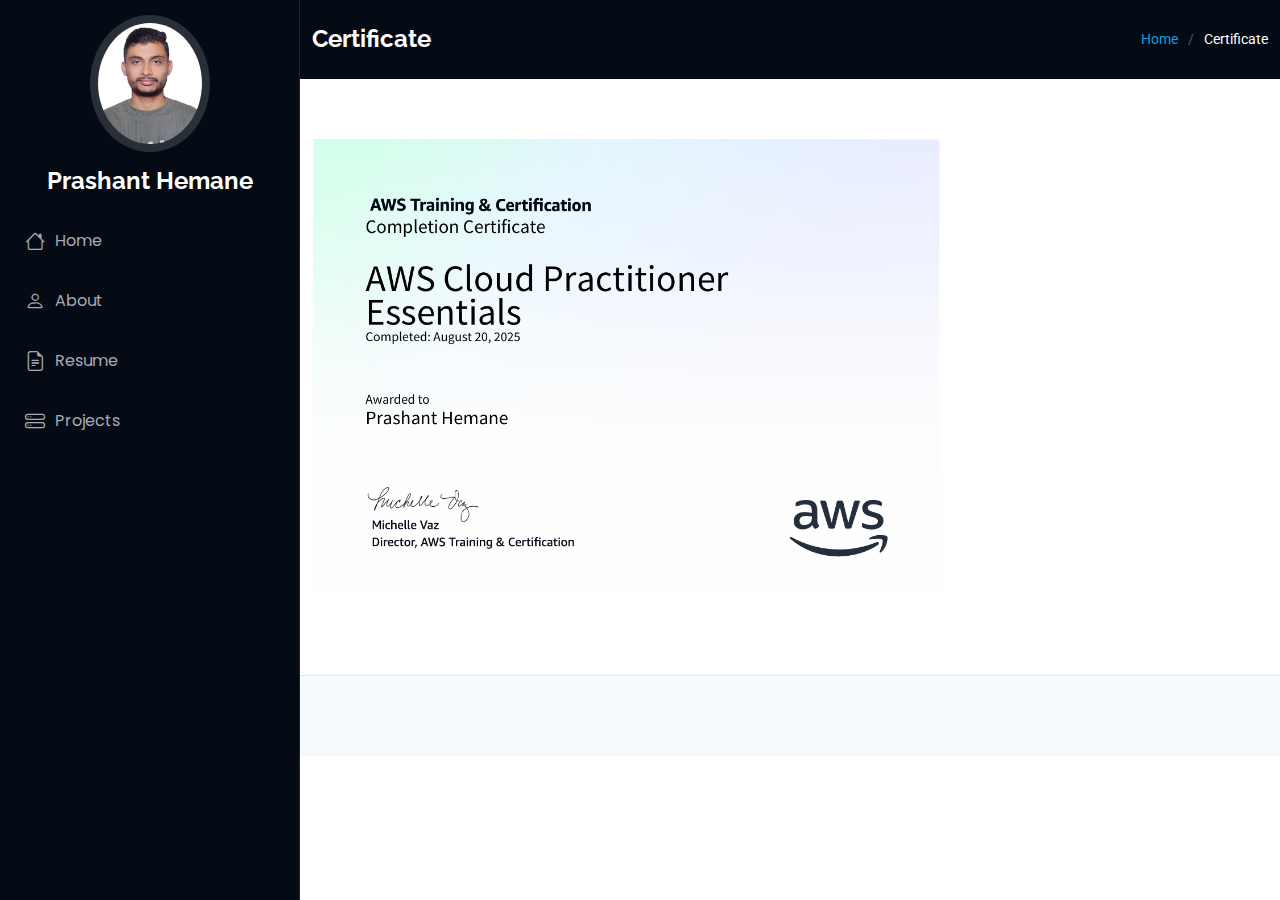
<file: certificate3.html>
<!DOCTYPE html>
<html lang="en">

<head>
  <meta charset="utf-8">
  <meta content="width=device-width, initial-scale=1.0" name="viewport">
  <title>Project Details - </title>
  <meta content="" name="description">
  <meta content="" name="keywords">

  <!-- Favicons -->
  <link href="assets/img/favicon.png" rel="icon">
  <link href="assets/img/apple-touch-icon.png" rel="apple-touch-icon">

  <!-- Fonts -->
  <link href="https://fonts.googleapis.com" rel="preconnect">
  <link href="https://fonts.gstatic.com" rel="preconnect" crossorigin>
  <link href="https://fonts.googleapis.com/css2?family=Roboto:ital,wght@0,100;0,300;0,400;0,500;0,700;0,900;1,100;1,300;1,400;1,500;1,700;1,900&family=Poppins:ital,wght@0,100;0,200;0,300;0,400;0,500;0,600;0,700;0,800;0,900;1,100;1,200;1,300;1,400;1,500;1,600;1,700;1,800;1,900&family=Raleway:ital,wght@0,100;0,200;0,300;0,400;0,500;0,600;0,700;0,800;0,900;1,100;1,200;1,300;1,400;1,500;1,600;1,700;1,800;1,900&display=swap" rel="stylesheet">

  <!-- Vendor CSS Files -->
  <link href="assets/vendor/bootstrap/css/bootstrap.min.css" rel="stylesheet">
  <link href="assets/vendor/bootstrap-icons/bootstrap-icons.css" rel="stylesheet">
  <link href="assets/vendor/aos/aos.css" rel="stylesheet">
  <link href="assets/vendor/glightbox/css/glightbox.min.css" rel="stylesheet">
  <link href="assets/vendor/swiper/swiper-bundle.min.css" rel="stylesheet">

  <!-- Main CSS File -->
  <link href="assets/css/main.css" rel="stylesheet">

  <!-- =======================================================
 
  ======================================================== -->
</head>

<body class="service-details-page">

  <header id="header" class="header dark-background d-flex flex-column">
    <i class="header-toggle d-xl-none bi bi-list"></i>

    <div class="profile-img">
      <img src="assets/img/my-profile-img.jpg" alt="" class="img-fluid rounded-circle">
    </div>

    <a href="index.html" class="logo d-flex align-items-center justify-content-center">
      <!-- Uncomment the line below if you also wish to use an image logo -->
      <!-- <img src="assets/img/logo.png" alt=""> -->
      <h1 class="sitename">Prashant Hemane</h1>
    </a>


    <nav id="navmenu" class="navmenu">
      <ul>
        <li><a href="index.html"><i class="bi bi-house navicon"></i>Home</a></li>
        <li><a href="index.html"><i class="bi bi-person navicon"></i>About</a></li>
        <li><a href="index.html"><i class="bi bi-file-earmark-text navicon"></i> Resume</a></li>
        
        <li><a href="index.html"><i class="bi bi-hdd-stack navicon"></i> Projects</a></li>
     
      </ul>
    </nav>

  </header>

  <main class="main">

    <!-- Page Title -->
    <div class="page-title dark-background">
      <div class="container d-lg-flex justify-content-between align-items-center">
        <h1 class="mb-2 mb-lg-0">Certificate</h1>
        <nav class="breadcrumbs">
          <ol>
            <li><a href="index.html">Home</a></li>
            <li class="current">Certificate</li>
          </ol>
        </nav>
      </div>
    </div><!-- End Page Title -->

    <!-- Service Details Section -->
    <section id="service-details" class="service-details section">

      <div class="container">


 <div class="row gy-4">


          
          <div class="col-lg-8" data-aos="fade-up" data-aos-delay="200">
            <img src="assets/img/cloud-practitioner.png" alt="" class="img-fluid services-img">
           
            
             
            </div>
          </div>

        </div>

      </div>

    </section><!-- /Service Details Section -->

  </main>

  <footer id="footer" class="footer position-relative light-background">

        
      </div>
    </div>

  </footer>

  <!-- Scroll Top -->
  <a href="#" id="scroll-top" class="scroll-top d-flex align-items-center justify-content-center"><i class="bi bi-arrow-up-short"></i></a>

  <!-- Preloader -->
  <div id="preloader"></div>

  <!-- Vendor JS Files -->
  <script src="assets/vendor/bootstrap/js/bootstrap.bundle.min.js"></script>
  <script src="assets/vendor/php-email-form/validate.js"></script>
  <script src="assets/vendor/aos/aos.js"></script>
  <script src="assets/vendor/typed.js/typed.umd.js"></script>
  <script src="assets/vendor/purecounter/purecounter_vanilla.js"></script>
  <script src="assets/vendor/waypoints/noframework.waypoints.js"></script>
  <script src="assets/vendor/glightbox/js/glightbox.min.js"></script>
  <script src="assets/vendor/imagesloaded/imagesloaded.pkgd.min.js"></script>
  <script src="assets/vendor/isotope-layout/isotope.pkgd.min.js"></script>
  <script src="assets/vendor/swiper/swiper-bundle.min.js"></script>

  <!-- Main JS File -->
  <script src="assets/js/main.js"></script>

</body>

</html>
</file>
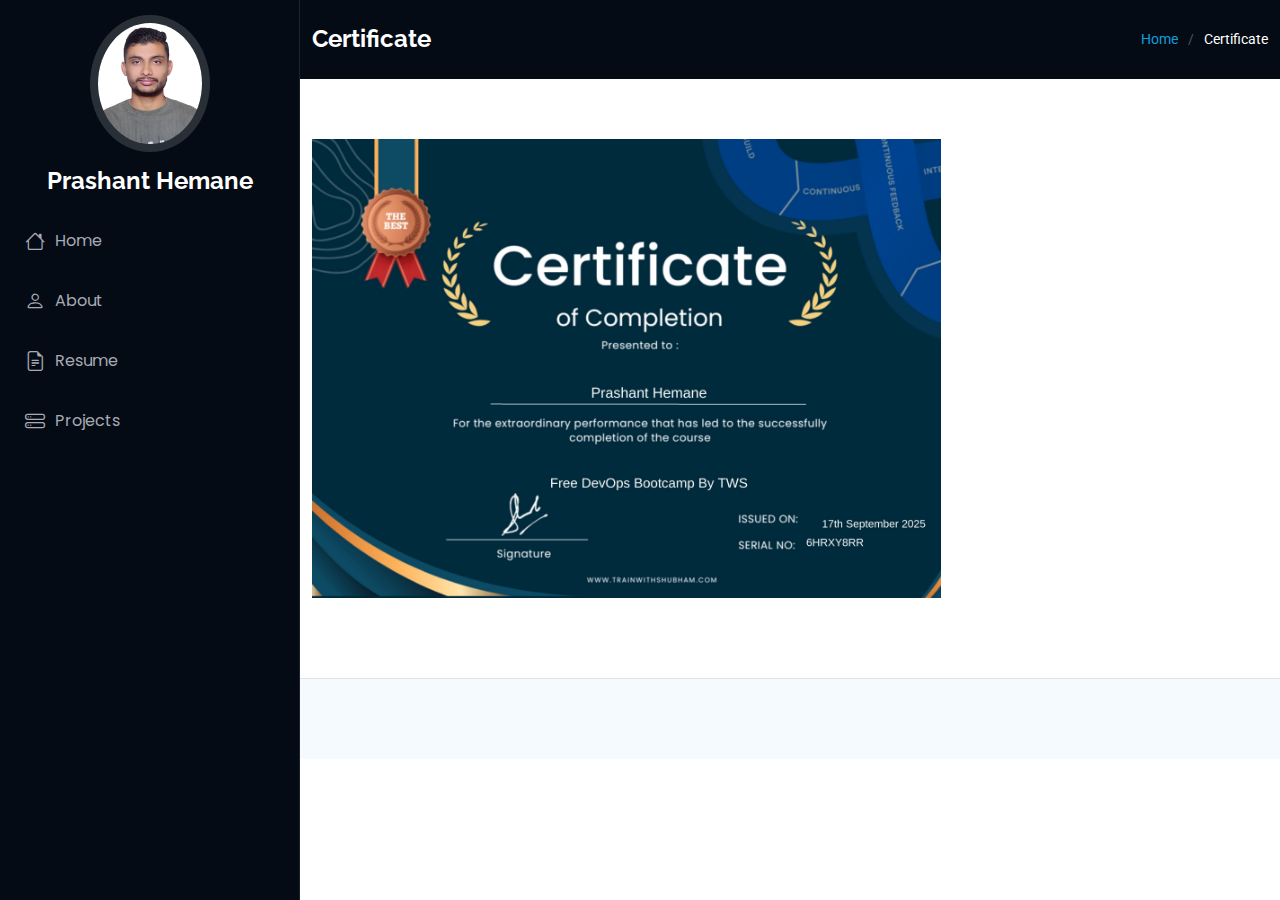
<file: certificate4.html>
<!DOCTYPE html>
<html lang="en">

<head>
  <meta charset="utf-8">
  <meta content="width=device-width, initial-scale=1.0" name="viewport">
  <title>Project Details - </title>
  <meta content="" name="description">
  <meta content="" name="keywords">

  <!-- Favicons -->
  <link href="assets/img/favicon.png" rel="icon">
  <link href="assets/img/apple-touch-icon.png" rel="apple-touch-icon">

  <!-- Fonts -->
  <link href="https://fonts.googleapis.com" rel="preconnect">
  <link href="https://fonts.gstatic.com" rel="preconnect" crossorigin>
  <link href="https://fonts.googleapis.com/css2?family=Roboto:ital,wght@0,100;0,300;0,400;0,500;0,700;0,900;1,100;1,300;1,400;1,500;1,700;1,900&family=Poppins:ital,wght@0,100;0,200;0,300;0,400;0,500;0,600;0,700;0,800;0,900;1,100;1,200;1,300;1,400;1,500;1,600;1,700;1,800;1,900&family=Raleway:ital,wght@0,100;0,200;0,300;0,400;0,500;0,600;0,700;0,800;0,900;1,100;1,200;1,300;1,400;1,500;1,600;1,700;1,800;1,900&display=swap" rel="stylesheet">

  <!-- Vendor CSS Files -->
  <link href="assets/vendor/bootstrap/css/bootstrap.min.css" rel="stylesheet">
  <link href="assets/vendor/bootstrap-icons/bootstrap-icons.css" rel="stylesheet">
  <link href="assets/vendor/aos/aos.css" rel="stylesheet">
  <link href="assets/vendor/glightbox/css/glightbox.min.css" rel="stylesheet">
  <link href="assets/vendor/swiper/swiper-bundle.min.css" rel="stylesheet">

  <!-- Main CSS File -->
  <link href="assets/css/main.css" rel="stylesheet">

  <!-- =======================================================
 
  ======================================================== -->
</head>

<body class="service-details-page">

  <header id="header" class="header dark-background d-flex flex-column">
    <i class="header-toggle d-xl-none bi bi-list"></i>

    <div class="profile-img">
      <img src="assets/img/my-profile-img.jpg" alt="" class="img-fluid rounded-circle">
    </div>

    <a href="index.html" class="logo d-flex align-items-center justify-content-center">
      <!-- Uncomment the line below if you also wish to use an image logo -->
      <!-- <img src="assets/img/logo.png" alt=""> -->
      <h1 class="sitename">Prashant Hemane</h1>
    </a>


    <nav id="navmenu" class="navmenu">
      <ul>
        <li><a href="index.html"><i class="bi bi-house navicon"></i>Home</a></li>
        <li><a href="index.html"><i class="bi bi-person navicon"></i>About</a></li>
        <li><a href="index.html"><i class="bi bi-file-earmark-text navicon"></i> Resume</a></li>
        
        <li><a href="index.html"><i class="bi bi-hdd-stack navicon"></i> Projects</a></li>
     
      </ul>
    </nav>

  </header>

  <main class="main">

    <!-- Page Title -->
    <div class="page-title dark-background">
      <div class="container d-lg-flex justify-content-between align-items-center">
        <h1 class="mb-2 mb-lg-0">Certificate</h1>
        <nav class="breadcrumbs">
          <ol>
            <li><a href="index.html">Home</a></li>
            <li class="current">Certificate</li>
          </ol>
        </nav>
      </div>
    </div><!-- End Page Title -->

    <!-- Service Details Section -->
    <section id="service-details" class="service-details section">

      <div class="container">


 <div class="row gy-4">


          
          <div class="col-lg-8" data-aos="fade-up" data-aos-delay="200">
            <img src="assets/img/tws.png" alt="" class="img-fluid services-img">
           
            
             
            </div>
          </div>

        </div>

      </div>

    </section><!-- /Service Details Section -->

  </main>

  <footer id="footer" class="footer position-relative light-background">

        
      </div>
    </div>

  </footer>

  <!-- Scroll Top -->
  <a href="#" id="scroll-top" class="scroll-top d-flex align-items-center justify-content-center"><i class="bi bi-arrow-up-short"></i></a>

  <!-- Preloader -->
  <div id="preloader"></div>

  <!-- Vendor JS Files -->
  <script src="assets/vendor/bootstrap/js/bootstrap.bundle.min.js"></script>
  <script src="assets/vendor/php-email-form/validate.js"></script>
  <script src="assets/vendor/aos/aos.js"></script>
  <script src="assets/vendor/typed.js/typed.umd.js"></script>
  <script src="assets/vendor/purecounter/purecounter_vanilla.js"></script>
  <script src="assets/vendor/waypoints/noframework.waypoints.js"></script>
  <script src="assets/vendor/glightbox/js/glightbox.min.js"></script>
  <script src="assets/vendor/imagesloaded/imagesloaded.pkgd.min.js"></script>
  <script src="assets/vendor/isotope-layout/isotope.pkgd.min.js"></script>
  <script src="assets/vendor/swiper/swiper-bundle.min.js"></script>

  <!-- Main JS File -->
  <script src="assets/js/main.js"></script>

</body>

</html>
</file>
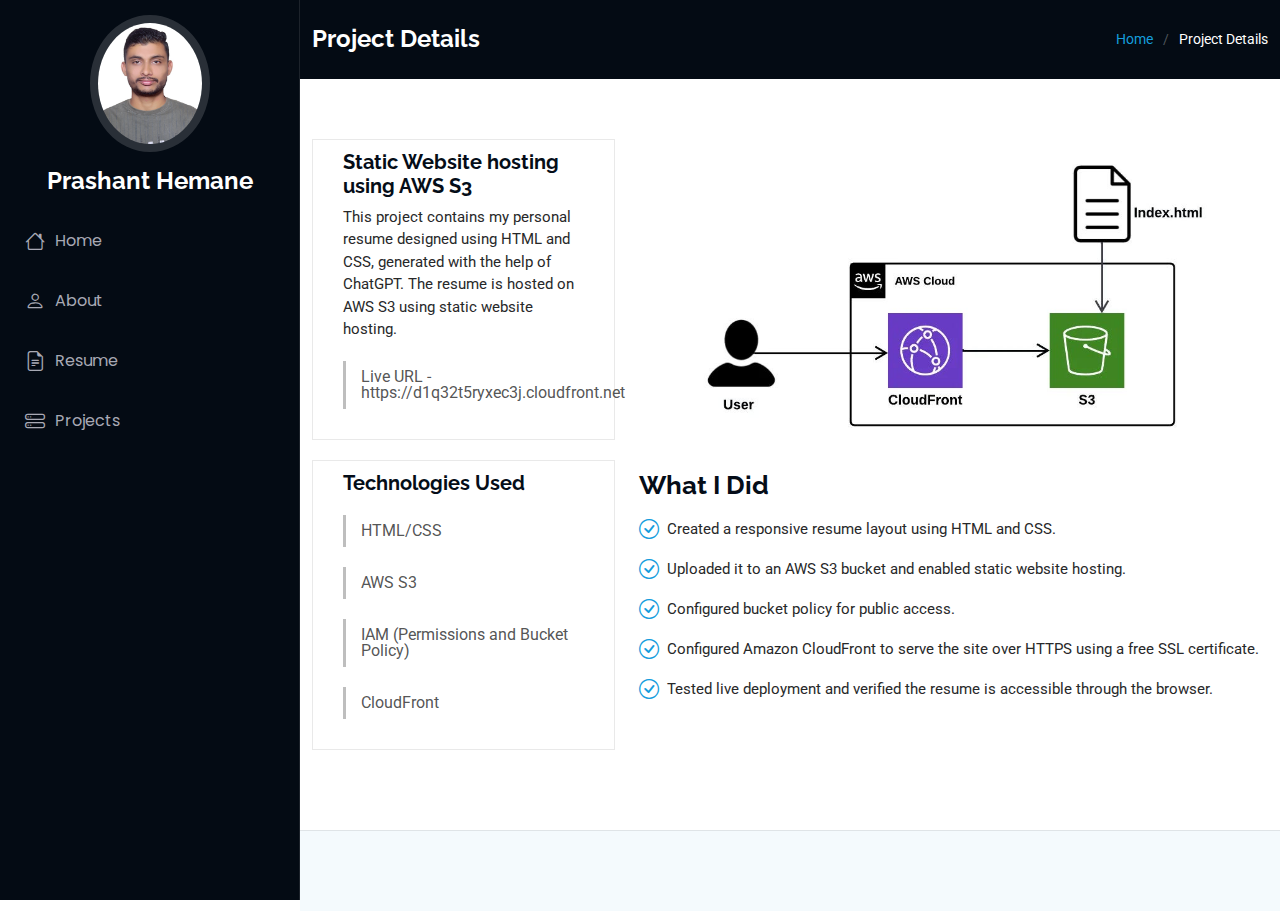
<file: service-details.html>
<!DOCTYPE html>
<html lang="en">

<head>
  <meta charset="utf-8">
  <meta content="width=device-width, initial-scale=1.0" name="viewport">
  <title>Project Details - </title>
  <meta content="" name="description">
  <meta content="" name="keywords">

  <!-- Favicons -->
  <link href="assets/img/favicon.png" rel="icon">
  <link href="assets/img/apple-touch-icon.png" rel="apple-touch-icon">

  <!-- Fonts -->
  <link href="https://fonts.googleapis.com" rel="preconnect">
  <link href="https://fonts.gstatic.com" rel="preconnect" crossorigin>
  <link href="https://fonts.googleapis.com/css2?family=Roboto:ital,wght@0,100;0,300;0,400;0,500;0,700;0,900;1,100;1,300;1,400;1,500;1,700;1,900&family=Poppins:ital,wght@0,100;0,200;0,300;0,400;0,500;0,600;0,700;0,800;0,900;1,100;1,200;1,300;1,400;1,500;1,600;1,700;1,800;1,900&family=Raleway:ital,wght@0,100;0,200;0,300;0,400;0,500;0,600;0,700;0,800;0,900;1,100;1,200;1,300;1,400;1,500;1,600;1,700;1,800;1,900&display=swap" rel="stylesheet">

  <!-- Vendor CSS Files -->
  <link href="assets/vendor/bootstrap/css/bootstrap.min.css" rel="stylesheet">
  <link href="assets/vendor/bootstrap-icons/bootstrap-icons.css" rel="stylesheet">
  <link href="assets/vendor/aos/aos.css" rel="stylesheet">
  <link href="assets/vendor/glightbox/css/glightbox.min.css" rel="stylesheet">
  <link href="assets/vendor/swiper/swiper-bundle.min.css" rel="stylesheet">

  <!-- Main CSS File -->
  <link href="assets/css/main.css" rel="stylesheet">

  <!-- =======================================================
 
  ======================================================== -->
</head>

<body class="service-details-page">

  <header id="header" class="header dark-background d-flex flex-column">
    <i class="header-toggle d-xl-none bi bi-list"></i>

    <div class="profile-img">
      <img src="assets/img/my-profile-img.jpg" alt="" class="img-fluid rounded-circle">
    </div>

    <a href="index.html" class="logo d-flex align-items-center justify-content-center">
      <!-- Uncomment the line below if you also wish to use an image logo -->
      <!-- <img src="assets/img/logo.png" alt=""> -->
      <h1 class="sitename">Prashant Hemane</h1>
    </a>


    <nav id="navmenu" class="navmenu">
      <ul>
        <li><a href="#hero"><i class="bi bi-house navicon"></i>Home</a></li>
        <li><a href="#about"><i class="bi bi-person navicon"></i> About</a></li>
        <li><a href="#resume"><i class="bi bi-file-earmark-text navicon"></i> Resume</a></li>
        
        <li><a href="#services"><i class="bi bi-hdd-stack navicon"></i> Projects</a></li>
     
      </ul>
    </nav>

  </header>

  <main class="main">

    <!-- Page Title -->
    <div class="page-title dark-background">
      <div class="container d-lg-flex justify-content-between align-items-center">
        <h1 class="mb-2 mb-lg-0">Project Details</h1>
        <nav class="breadcrumbs">
          <ol>
            <li><a href="index.html">Home</a></li>
            <li class="current">Project Details</li>
          </ol>
        </nav>
      </div>
    </div><!-- End Page Title -->

    <!-- Service Details Section -->
    <section id="service-details" class="service-details section">

      <div class="container">


 <div class="row gy-4">

          <div class="col-lg-4" data-aos="fade-up" data-aos-delay="100">

           
 <div class="services-list">
	<h4>Static Website hosting using AWS S3</h4>
              <p>This project contains my personal resume designed using HTML and CSS, generated with the help of ChatGPT. The resume is hosted on AWS S3 using static website hosting.</p>
	<a href="https://d1q32t5ryxec3j.cloudfront.net " target="_blank">Live URL - https://d1q32t5ryxec3j.cloudfront.net </a>

	</div>

<div class="services-list">
	<h4>Technologies Used</h4>
              <a "#" >HTML/CSS</a>
              <a "#">AWS S3</a>
              <a "#">IAM (Permissions and Bucket Policy)</a>
              <a "#">CloudFront</a>
	</div>
</div>
  

          <div class="col-lg-8" data-aos="fade-up" data-aos-delay="200">
            <img src="assets/img/services.jpg" alt="" class="img-fluid services-img">
            <h3>What I Did</h3>
           
            <ul>
              <li><i class="bi bi-check-circle"></i> <span>Created a responsive resume layout using HTML and CSS.</span></li>
              <li><i class="bi bi-check-circle"></i> <span>Uploaded it to an AWS S3 bucket and enabled static website hosting.</span></li>
              <li><i class="bi bi-check-circle"></i> <span>Configured bucket policy for public access.</span></li>
	<li><i class="bi bi-check-circle"></i> <span>Configured Amazon CloudFront to serve the site over HTTPS using a free SSL certificate.</span></li>
	<li><i class="bi bi-check-circle"></i> <span>Tested live deployment and verified the resume is accessible through the browser.</span></li>
            </ul>
        
            
             
            </div>
          </div>

        </div>

      </div>

    </section><!-- /Service Details Section -->

  </main>

  <footer id="footer" class="footer position-relative light-background">

        
      </div>
    </div>

  </footer>

  <!-- Scroll Top -->
  <a href="#" id="scroll-top" class="scroll-top d-flex align-items-center justify-content-center"><i class="bi bi-arrow-up-short"></i></a>

  <!-- Preloader -->
  <div id="preloader"></div>

  <!-- Vendor JS Files -->
  <script src="assets/vendor/bootstrap/js/bootstrap.bundle.min.js"></script>
  <script src="assets/vendor/php-email-form/validate.js"></script>
  <script src="assets/vendor/aos/aos.js"></script>
  <script src="assets/vendor/typed.js/typed.umd.js"></script>
  <script src="assets/vendor/purecounter/purecounter_vanilla.js"></script>
  <script src="assets/vendor/waypoints/noframework.waypoints.js"></script>
  <script src="assets/vendor/glightbox/js/glightbox.min.js"></script>
  <script src="assets/vendor/imagesloaded/imagesloaded.pkgd.min.js"></script>
  <script src="assets/vendor/isotope-layout/isotope.pkgd.min.js"></script>
  <script src="assets/vendor/swiper/swiper-bundle.min.js"></script>

  <!-- Main JS File -->
  <script src="assets/js/main.js"></script>

</body>

</html>
</file>
<file: assets/css/main.css>
/**
* Template Name: iPortfolio
* Template URL: https://bootstrapmade.com/iportfolio-bootstrap-portfolio-websites-template/
* Updated: Jun 29 2024 with Bootstrap v5.3.3
* Author: BootstrapMade.com
* License: https://bootstrapmade.com/license/
*/

/*--------------------------------------------------------------
# Font & Color Variables
# Help: https://bootstrapmade.com/color-system/
--------------------------------------------------------------*/
/* Fonts */
:root {
  --default-font: "Roboto",  system-ui, -apple-system, "Segoe UI", Roboto, "Helvetica Neue", Arial, "Noto Sans", "Liberation Sans", sans-serif, "Apple Color Emoji", "Segoe UI Emoji", "Segoe UI Symbol", "Noto Color Emoji";
  --heading-font: "Raleway",  sans-serif;
  --nav-font: "Poppins",  sans-serif;
}

/* Global Colors - The following color variables are used throughout the website. Updating them here will change the color scheme of the entire website */
:root { 
  --background-color: #ffffff; /* Background color for the entire website, including individual sections */
  --default-color: #272829; /* Default color used for the majority of the text content across the entire website */
  --heading-color: #050d18; /* Color for headings, subheadings and title throughout the website */
  --accent-color: #149ddd; /* Accent color that represents your brand on the website. It's used for buttons, links, and other elements that need to stand out */
  --surface-color: #ffffff; /* The surface color is used as a background of boxed elements within sections, such as cards, icon boxes, or other elements that require a visual separation from the global background. */
  --contrast-color: #ffffff; /* Contrast color for text, ensuring readability against backgrounds of accent, heading, or default colors. */
}

/* Nav Menu Colors - The following color variables are used specifically for the navigation menu. They are separate from the global colors to allow for more customization options */
:root {
  --nav-color: #a8a9b4;  /* The default color of the main navmenu links */
  --nav-hover-color: #ffffff; /* Applied to main navmenu links when they are hovered over or active */
  --nav-mobile-background-color: #040b14; /* Used as the background color for mobile navigation menu */
  --nav-dropdown-background-color: #040b14; /* Used as the background color for dropdown items that appear when hovering over primary navigation items */
  --nav-dropdown-color: #a8a9b4; /* Used for navigation links of the dropdown items in the navigation menu. */
  --nav-dropdown-hover-color: #ffffff; /* Similar to --nav-hover-color, this color is applied to dropdown navigation links when they are hovered over. */
}

/* Color Presets - These classes override global colors when applied to any section or element, providing reuse of the sam color scheme. */

.light-background {
  --background-color: #f4fafd;
  --surface-color: #ffffff;
}

.dark-background {
  --background-color: #040b14;
  --default-color: #ffffff;
  --heading-color: #ffffff;
  --surface-color: #151f2b;
  --contrast-color: #ffffff;
}

/* Smooth scroll */
:root {
  scroll-behavior: smooth;
}

/*--------------------------------------------------------------
# General Styling & Shared Classes
--------------------------------------------------------------*/
body {
  color: var(--default-color);
  background-color: var(--background-color);
  font-family: var(--default-font);
}

a {
  color: var(--accent-color);
  text-decoration: none;
  transition: 0.3s;
}

a:hover {
  color: color-mix(in srgb, var(--accent-color), transparent 25%);
  text-decoration: none;
}

h1,
h2,
h3,
h4,
h5,
h6 {
  color: var(--heading-color);
  font-family: var(--heading-font);
}

/* PHP Email Form Messages
------------------------------*/
.php-email-form .error-message {
  display: none;
  background: #df1529;
  color: #ffffff;
  text-align: left;
  padding: 15px;
  margin-bottom: 24px;
  font-weight: 600;
}

.php-email-form .sent-message {
  display: none;
  color: #ffffff;
  background: #059652;
  text-align: center;
  padding: 15px;
  margin-bottom: 24px;
  font-weight: 600;
}

.php-email-form .loading {
  display: none;
  background: var(--surface-color);
  text-align: center;
  padding: 15px;
  margin-bottom: 24px;
}

.php-email-form .loading:before {
  content: "";
  display: inline-block;
  border-radius: 50%;
  width: 24px;
  height: 24px;
  margin: 0 10px -6px 0;
  border: 3px solid var(--accent-color);
  border-top-color: var(--surface-color);
  animation: php-email-form-loading 1s linear infinite;
}

@keyframes php-email-form-loading {
  0% {
    transform: rotate(0deg);
  }

  100% {
    transform: rotate(360deg);
  }
}

/*--------------------------------------------------------------
# Global Header
--------------------------------------------------------------*/
.header {
  color: var(--default-color);
  background-color: var(--background-color);
  position: fixed;
  top: 0;
  left: 0;
  bottom: 0;
  padding: 0 15px;
  width: 300px;
  transition: all ease-in-out 0.3s;
  overflow-y: auto;
  z-index: 997;
  border-right: 1px solid color-mix(in srgb, var(--default-color), transparent 90%);
}

.header .profile-img img {
  margin: 15px auto;
  display: block;
  width: 120px;
  border: 8px solid color-mix(in srgb, var(--default-color), transparent 85%);
}

.header .logo {
  line-height: 1;
  margin-bottom: 15px;
}

.header .logo img {
  max-height: 32px;
  margin-right: 8px;
}

.header .logo h1 {
  font-size: 24px;
  margin: 0;
  font-weight: 700;
  color: var(--heading-color);
}

.header .social-links {
  margin: 0 0 20px 0;
}

.header .social-links a {
  font-size: 16px;
  display: inline-flex;
  align-items: center;
  justify-content: center;
  background: color-mix(in srgb, var(--default-color), transparent 90%);
  color: var(--default-color);
  margin: 0 2px;
  border-radius: 50%;
  text-align: center;
  width: 40px;
  height: 40px;
  transition: 0.3s;
}

.header .social-links a:hover {
  color: var(--contrast-color);
  background: var(--accent-color);
}

@media (min-width: 1200px) {

  .header~main,
  .header~#footer {
    margin-left: 300px;
  }
}

@media (max-width: 1199px) {
  .header {
    left: -100%;
  }
}

.header.header-show {
  left: 0;
}

.header .header-toggle {
  color: var(--contrast-color);
  background-color: var(--accent-color);
  font-size: 22px;
  display: flex;
  align-items: center;
  justify-content: center;
  width: 40px;
  height: 40px;
  border-radius: 50%;
  cursor: pointer;
  position: fixed;
  top: 15px;
  right: 15px;
  z-index: 9999;
  transition: background-color 0.3s;
}

.header .header-toggle:hover {
  color: var(--contrast-color);
  background-color: color-mix(in srgb, var(--accent-color) 90%, white 15%);
}

/*--------------------------------------------------------------
# Navigation Menu
--------------------------------------------------------------*/
.mobile-nav-toggle {
  display: none;
}

.navmenu {
  padding: 0;
  z-index: 9997;
}

.navmenu ul {
  list-style: none;
  padding: 0 0 20px 0;
  margin: 0;
}

.navmenu a,
.navmenu a:focus {
  color: var(--nav-color);
  padding: 15px 10px;
  font-family: var(--nav-font);
  font-size: 16px;
  font-weight: 400;
  display: flex;
  align-items: center;
  white-space: nowrap;
  transition: 0.3s;
  width: 100%;
}

.navmenu a .navicon,
.navmenu a:focus .navicon {
  font-size: 20px;
  margin-right: 10px;
}

.navmenu a .toggle-dropdown,
.navmenu a:focus .toggle-dropdown {
  font-size: 12px;
  line-height: 0;
  margin-left: auto;
  width: 30px;
  height: 30px;
  display: flex;
  align-items: center;
  justify-content: center;
  border-radius: 50%;
  transition: 0.3s;
  flex-shrink: 0;
  background-color: color-mix(in srgb, var(--accent-color), transparent 90%);
}

.navmenu a .toggle-dropdown:hover,
.navmenu a:focus .toggle-dropdown:hover {
  background-color: var(--accent-color);
  color: var(--contrast-color);
}

.navmenu a:hover,
.navmenu .active,
.navmenu .active:focus {
  color: var(--nav-hover-color);
}

.navmenu a:hover .navicon,
.navmenu .active .navicon,
.navmenu .active:focus .navicon {
  color: var(--accent-color);
}

.navmenu .active .toggle-dropdown,
.navmenu .active:focus .toggle-dropdown {
  background-color: var(--accent-color);
  color: var(--contrast-color);
  transform: rotate(180deg);
}

.navmenu .dropdown {
  display: block;
}

.navmenu .dropdown a,
.navmenu .dropdown a:focus {
  color: --nav-dropdown-color;
}

.navmenu .dropdown a:hover,
.navmenu .dropdown .active,
.navmenu .dropdown .active:focus {
  color: var(--nav-dropdown-hover-color);
}

.navmenu .dropdown ul {
  position: static;
  display: none;
  z-index: 99;
  padding: 5px 10px;
  margin: 5px 10px;
  background-color: var(--nav-dropdown-background-color);
  border: 1px solid color-mix(in srgb, var(--default-color), transparent 90%);
  box-shadow: none;
  transition: all 0.5s ease-in-out;
}

.navmenu .dropdown ul ul {
  background-color: rgba(33, 37, 41, 0.1);
}

.navmenu .dropdown>.dropdown-active {
  display: block;
  background-color: rgba(33, 37, 41, 0.03);
}

/*--------------------------------------------------------------
# Global Footer
--------------------------------------------------------------*/
.footer {
  color: var(--default-color);
  background-color: var(--background-color);
  font-size: 14px;
  padding: 40px 0;
  position: relative;
  border-top: 1px solid color-mix(in srgb, var(--default-color), transparent 90%);
}

.footer .copyright p {
  margin-bottom: 0;
}

.footer .credits {
  margin-top: 4px;
  font-size: 13px;
  text-align: center;
}

/*--------------------------------------------------------------
# Preloader
--------------------------------------------------------------*/
#preloader {
  position: fixed;
  inset: 0;
  z-index: 999999;
  overflow: hidden;
  background: var(--background-color);
  transition: all 0.6s ease-out;
}

#preloader:before {
  content: "";
  position: fixed;
  top: calc(50% - 30px);
  left: calc(50% - 30px);
  border: 6px solid #ffffff;
  border-color: var(--accent-color) transparent var(--accent-color) transparent;
  border-radius: 50%;
  width: 60px;
  height: 60px;
  animation: animate-preloader 1.5s linear infinite;
}

@keyframes animate-preloader {
  0% {
    transform: rotate(0deg);
  }

  100% {
    transform: rotate(360deg);
  }
}

/*--------------------------------------------------------------
# Scroll Top Button
--------------------------------------------------------------*/
.scroll-top {
  position: fixed;
  visibility: hidden;
  opacity: 0;
  right: 15px;
  bottom: -15px;
  z-index: 99999;
  background-color: var(--accent-color);
  width: 44px;
  height: 44px;
  border-radius: 50px;
  transition: all 0.4s;
}

.scroll-top i {
  font-size: 24px;
  color: var(--contrast-color);
  line-height: 0;
}

.scroll-top:hover {
  background-color: color-mix(in srgb, var(--accent-color), transparent 20%);
  color: var(--contrast-color);
}

.scroll-top.active {
  visibility: visible;
  opacity: 1;
  bottom: 15px;
}

/*--------------------------------------------------------------
# Disable aos animation delay on mobile devices
--------------------------------------------------------------*/
@media screen and (max-width: 768px) {
  [data-aos-delay] {
    transition-delay: 0 !important;
  }
}

/*--------------------------------------------------------------
# Global Page Titles & Breadcrumbs
--------------------------------------------------------------*/
.page-title {
  color: var(--default-color);
  background-color: var(--background-color);
  padding: 25px 0;
  position: relative;
}

.page-title h1 {
  font-size: 24px;
  font-weight: 700;
}

.page-title .breadcrumbs ol {
  display: flex;
  flex-wrap: wrap;
  list-style: none;
  padding: 0;
  margin: 0;
  font-size: 14px;
  font-weight: 400;
}

.page-title .breadcrumbs ol li+li {
  padding-left: 10px;
}

.page-title .breadcrumbs ol li+li::before {
  content: "/";
  display: inline-block;
  padding-right: 10px;
  color: color-mix(in srgb, var(--default-color), transparent 70%);
}

/*--------------------------------------------------------------
# Global Sections
--------------------------------------------------------------*/
section,
.section {
  color: var(--default-color);
  background-color: var(--background-color);
  padding: 60px 0;
  overflow: clip;
}

/*--------------------------------------------------------------
# Global Section Titles
--------------------------------------------------------------*/
.section-title {
  padding-bottom: 60px;
  position: relative;
}

.section-title h2 {
  font-size: 32px;
  font-weight: 700;
  margin-bottom: 20px;
  padding-bottom: 20px;
  position: relative;
}

.section-title h2:after {
  content: "";
  position: absolute;
  display: block;
  width: 50px;
  height: 3px;
  background: var(--accent-color);
  left: 0;
  bottom: 0;
}

.section-title p {
  margin-bottom: 0;
}

/*--------------------------------------------------------------
# Hero Section
--------------------------------------------------------------*/
.hero {
  width: 100%;
  min-height: 100vh;
  position: relative;
  padding: 80px 0;
  display: flex;
  align-items: center;
  justify-content: center;
}

.hero img {
  position: absolute;
  inset: 0;
  display: block;
  width: 100%;
  height: 100%;
  object-fit: cover;
  z-index: 1;
}

.hero:before {
  content: "";
  background: color-mix(in srgb, var(--background-color), transparent 70%);
  position: absolute;
  inset: 0;
  z-index: 2;
}

.hero .container {
  position: relative;
  z-index: 3;
}

.hero h2 {
  margin: 0;
  font-size: 64px;
  font-weight: 700;
}

.hero p {
  margin: 5px 0 0 0;
  font-size: 26px;
}

.hero p span {
  letter-spacing: 1px;
  border-bottom: 2px solid var(--accent-color);
}

.hero .social-links {
  margin-top: 25px;
}

.hero .social-links a {
  font-size: 24px;
  display: inline-block;
  color: color-mix(in srgb, var(--default-color), transparent 50%);
  line-height: 1;
  margin-right: 20px;
  transition: 0.3s;
}

.hero .social-links a:hover {
  color: var(--accent-color);
}

@media (max-width: 768px) {
  .hero h2 {
    font-size: 32px;
  }

  .hero p {
    font-size: 20px;
  }
}

/*--------------------------------------------------------------
# About Section
--------------------------------------------------------------*/
.about .content h2 {
  font-weight: 700;
  font-size: 24px;
}

.about .content ul {
  list-style: none;
  padding: 0;
}

.about .content ul li {
  margin-bottom: 20px;
  display: flex;
  align-items: center;
}

.about .content ul strong {
  margin-right: 10px;
}

.about .content ul i {
  font-size: 16px;
  margin-right: 5px;
  color: var(--accent-color);
  line-height: 0;
}

/*--------------------------------------------------------------
# Stats Section
--------------------------------------------------------------*/
.stats .stats-item {
  padding: 30px;
  width: 100%;
}

.stats .stats-item i {
  color: var(--accent-color);
  display: block;
  font-size: 44px;
  float: left;
  line-height: 0;
}

.stats .stats-item .purecounter {
  color: var(--heading-color);
  font-size: 48px;
  line-height: 40px;
  display: block;
  font-weight: 700;
  margin-left: 60px;
}

.stats .stats-item p {
  color: color-mix(in srgb, var(--default-color), transparent 40%);
  padding: 15px 0 0 0;
  margin: 0 0 0 60px;
  font-family: var(--heading-font);
  font-size: 14px;
}

/*--------------------------------------------------------------
# Skills Section
--------------------------------------------------------------*/
.skills .progress {
  height: 60px;
  display: block;
  background: none;
  border-radius: 0;
}

.skills .progress .skill {
  color: var(--heading-color);
  padding: 0;
  margin: 0 0 6px 0;
  text-transform: uppercase;
  display: block;
  font-weight: 600;
  font-family: var(--heading-font);
}

.skills .progress .skill .val {
  float: right;
  font-style: normal;
}

.skills .progress-bar-wrap {
  background: color-mix(in srgb, var(--default-color), transparent 90%);
  height: 10px;
}

.skills .progress-bar {
  width: 1px;
  height: 10px;
  transition: 0.9s;
  background-color: var(--accent-color);
}

/*--------------------------------------------------------------
# Resume Section
--------------------------------------------------------------*/
.resume .resume-title {
  color: var(--heading-color);
  font-size: 26px;
  font-weight: 700;
  margin-top: 20px;
  margin-bottom: 20px;
}

.resume .resume-item {
  padding: 0 0 20px 20px;
  margin-top: -2px;
  border-left: 2px solid var(--accent-color);
  position: relative;
}

.resume .resume-item h4 {
  line-height: 18px;
  font-size: 18px;
  font-weight: 600;
  text-transform: uppercase;
  color: color-mix(in srgb, var(--default-color), transparent 20%);
  margin-bottom: 10px;
}

.resume .resume-item h5 {
  font-size: 16px;
  padding: 5px 15px;
  display: inline-block;
  font-weight: 600;
  margin-bottom: 10px;
}

.resume .resume-item ul {
  padding-left: 20px;
}

.resume .resume-item ul li {
  padding-bottom: 10px;
}

.resume .resume-item:last-child {
  padding-bottom: 0;
}

.resume .resume-item::before {
  content: "";
  position: absolute;
  width: 16px;
  height: 16px;
  border-radius: 50px;
  left: -9px;
  top: 0;
  background: var(--background-color);
  border: 2px solid var(--accent-color);
}

/*--------------------------------------------------------------
# Portfolio Section
--------------------------------------------------------------*/
.portfolio .portfolio-filters {
  padding: 0;
  margin: 0 auto 20px auto;
  list-style: none;
  text-align: center;
}

.portfolio .portfolio-filters li {
  cursor: pointer;
  display: inline-block;
  padding: 0;
  font-size: 14px;
  font-weight: 400;
  margin: 0 10px;
  line-height: 1;
  text-transform: uppercase;
  margin-bottom: 10px;
  transition: all 0.3s ease-in-out;
}

.portfolio .portfolio-filters li:hover,
.portfolio .portfolio-filters li.filter-active {
  color: var(--accent-color);
}

.portfolio .portfolio-filters li:first-child {
  margin-left: 0;
}

.portfolio .portfolio-filters li:last-child {
  margin-right: 0;
}

@media (max-width: 575px) {
  .portfolio .portfolio-filters li {
    font-size: 14px;
    margin: 0 5px;
  }
}

.portfolio .portfolio-content {
  position: relative;
  overflow: hidden;
}

.portfolio .portfolio-content img {
  transition: 0.3s;
}

.portfolio .portfolio-content .portfolio-info {
  opacity: 0;
  position: absolute;
  inset: 0;
  z-index: 3;
  transition: all ease-in-out 0.3s;
  background: rgba(0, 0, 0, 0.6);
  padding: 15px;
}

.portfolio .portfolio-content .portfolio-info h4 {
  font-size: 14px;
  padding: 5px 10px;
  font-weight: 400;
  color: #ffffff;
  display: inline-block;
  background-color: var(--accent-color);
}

.portfolio .portfolio-content .portfolio-info p {
  position: absolute;
  bottom: 10px;
  text-align: center;
  display: inline-block;
  left: 0;
  right: 0;
  font-size: 16px;
  font-weight: 600;
  color: rgba(255, 255, 255, 0.8);
}

.portfolio .portfolio-content .portfolio-info .preview-link,
.portfolio .portfolio-content .portfolio-info .details-link {
  position: absolute;
  left: calc(50% - 40px);
  font-size: 26px;
  top: calc(50% - 14px);
  color: #fff;
  transition: 0.3s;
  line-height: 1.2;
}

.portfolio .portfolio-content .portfolio-info .preview-link:hover,
.portfolio .portfolio-content .portfolio-info .details-link:hover {
  color: var(--accent-color);
}

.portfolio .portfolio-content .portfolio-info .details-link {
  left: 50%;
  font-size: 34px;
  line-height: 0;
}

.portfolio .portfolio-content:hover .portfolio-info {
  opacity: 1;
}

.portfolio .portfolio-content:hover img {
  transform: scale(1.1);
}

/*--------------------------------------------------------------
# Services Section
--------------------------------------------------------------*/
.services .service-item {
  position: relative;
}

.services .service-item .icon {
  background: var(--accent-color);
  display: flex;
  align-items: center;
  justify-content: center;
  width: 54px;
  height: 54px;
  border-radius: 50%;
  transition: 0.5s;
  border: 1px solid var(--accent-color);
  margin-right: 20px;
}

.services .service-item .icon i {
  color: var(--contrast-color);
  font-size: 24px;
  line-height: 0;
}

.services .service-item:hover .icon {
  background: var(--surface-color);
}

.services .service-item:hover .icon i {
  color: var(--accent-color);
}

.services .service-item .title {
  font-weight: 700;
  margin-bottom: 15px;
  font-size: 18px;
}

.services .service-item .title a {
  color: var(--heading-color);
}

.services .service-item .title a:hover {
  color: var(--accent-color);
}

.services .service-item .description {
  line-height: 24px;
  font-size: 14px;
}

/*--------------------------------------------------------------
# Testimonials Section
--------------------------------------------------------------*/
.testimonials .testimonials-carousel,
.testimonials .testimonials-slider {
  overflow: hidden;
}

.testimonials .testimonial-item {
  box-sizing: content-box;
  text-align: center;
  min-height: 320px;
}

.testimonials .testimonial-item .testimonial-img {
  width: 90px;
  border-radius: 50%;
  margin: 0 auto;
}

.testimonials .testimonial-item h3 {
  font-size: 18px;
  font-weight: bold;
  margin: 10px 0 5px 0;
}

.testimonials .testimonial-item h4 {
  font-size: 14px;
  color: color-mix(in srgb, var(--default-color), transparent 20%);
  margin: 0;
}

.testimonials .testimonial-item .quote-icon-left,
.testimonials .testimonial-item .quote-icon-right {
  color: color-mix(in srgb, var(--accent-color), transparent 40%);
  font-size: 26px;
  line-height: 0;
}

.testimonials .testimonial-item .quote-icon-left {
  display: inline-block;
  left: -5px;
  position: relative;
}

.testimonials .testimonial-item .quote-icon-right {
  display: inline-block;
  right: -5px;
  position: relative;
  top: 10px;
  transform: scale(-1, -1);
}

.testimonials .testimonial-item p {
  font-style: italic;
  margin: 0 15px 15px 15px;
  padding: 20px;
  background-color: var(--surface-color);
  position: relative;
  margin-bottom: 35px;
  border-radius: 6px;
  box-shadow: 0px 2px 15px rgba(0, 0, 0, 0.1);
}

.testimonials .testimonial-item p::after {
  content: "";
  width: 0;
  height: 0;
  border-top: 20px solid var(--surface-color);
  border-right: 20px solid transparent;
  border-left: 20px solid transparent;
  position: absolute;
  bottom: -20px;
  left: calc(50% - 20px);
}

.testimonials .swiper-wrapper {
  height: auto;
}

.testimonials .swiper-pagination {
  margin-top: 40px;
  position: relative;
}

.testimonials .swiper-pagination .swiper-pagination-bullet {
  width: 12px;
  height: 12px;
  background-color: var(--background-color);
  opacity: 1;
  border: 1px solid var(--accent-color);
}

.testimonials .swiper-pagination .swiper-pagination-bullet-active {
  background-color: var(--accent-color);
}

/*--------------------------------------------------------------
# Contact Section
--------------------------------------------------------------*/
.contact .info-wrap {
  background-color: var(--surface-color);
  box-shadow: 0px 0px 20px rgba(0, 0, 0, 0.1);
  padding: 30px;
}

@media (max-width: 575px) {
  .contact .info-wrap {
    padding: 20px;
  }
}

.contact .info-item {
  margin-bottom: 40px;
}

.contact .info-item i {
  font-size: 20px;
  color: var(--accent-color);
  background: color-mix(in srgb, var(--accent-color), transparent 92%);
  width: 44px;
  height: 44px;
  display: flex;
  justify-content: center;
  align-items: center;
  border-radius: 50px;
  transition: all 0.3s ease-in-out;
  margin-right: 15px;
}

.contact .info-item h3 {
  padding: 0;
  font-size: 18px;
  font-weight: 700;
  margin-bottom: 5px;
}

.contact .info-item p {
  padding: 0;
  margin-bottom: 0;
  font-size: 14px;
}

.contact .info-item:hover i {
  background: var(--accent-color);
  color: var(--contrast-color);
}

.contact .php-email-form {
  background-color: var(--surface-color);
  height: 100%;
  padding: 30px;
  box-shadow: 0px 0px 20px rgba(0, 0, 0, 0.1);
}

@media (max-width: 575px) {
  .contact .php-email-form {
    padding: 20px;
  }
}

.contact .php-email-form input[type=text],
.contact .php-email-form input[type=email],
.contact .php-email-form textarea {
  font-size: 14px;
  padding: 10px 15px;
  box-shadow: none;
  border-radius: 0;
  color: var(--default-color);
  background-color: var(--surface-color);
  border-color: color-mix(in srgb, var(--default-color), transparent 80%);
}

.contact .php-email-form input[type=text]:focus,
.contact .php-email-form input[type=email]:focus,
.contact .php-email-form textarea:focus {
  border-color: var(--accent-color);
}

.contact .php-email-form input[type=text]::placeholder,
.contact .php-email-form input[type=email]::placeholder,
.contact .php-email-form textarea::placeholder {
  color: color-mix(in srgb, var(--default-color), transparent 70%);
}

.contact .php-email-form button[type=submit] {
  color: var(--contrast-color);
  background: var(--accent-color);
  border: 0;
  padding: 10px 30px;
  transition: 0.4s;
  border-radius: 50px;
}

.contact .php-email-form button[type=submit]:hover {
  background: color-mix(in srgb, var(--accent-color), transparent 25%);
}

/*--------------------------------------------------------------
# Portfolio Details Section
--------------------------------------------------------------*/
.portfolio-details .portfolio-details-slider img {
  width: 100%;
}

.portfolio-details .portfolio-details-slider .swiper-pagination {
  margin-top: 20px;
  position: relative;
}

.portfolio-details .portfolio-details-slider .swiper-pagination .swiper-pagination-bullet {
  width: 12px;
  height: 12px;
  background-color: color-mix(in srgb, var(--default-color), transparent 85%);
  opacity: 1;
}

.portfolio-details .portfolio-details-slider .swiper-pagination .swiper-pagination-bullet-active {
  background-color: var(--accent-color);
}

.portfolio-details .portfolio-info {
  padding: 30px;
  box-shadow: 0px 0 30px rgba(0, 0, 0, 0.1);
}

.portfolio-details .portfolio-info h3 {
  font-size: 22px;
  font-weight: 700;
  margin-bottom: 20px;
  padding-bottom: 20px;
  border-bottom: 1px solid color-mix(in srgb, var(--default-color), transparent 85%);
}

.portfolio-details .portfolio-info ul {
  list-style: none;
  padding: 0;
  font-size: 15px;
}

.portfolio-details .portfolio-info ul li+li {
  margin-top: 10px;
}

.portfolio-details .portfolio-description {
  padding-top: 30px;
}

.portfolio-details .portfolio-description h2 {
  font-size: 26px;
  font-weight: 700;
  margin-bottom: 20px;
}

.portfolio-details .portfolio-description p {
  padding: 0;
  color: color-mix(in srgb, var(--default-color), transparent 30%);
}

/*--------------------------------------------------------------
# Service Details Section
--------------------------------------------------------------*/
.service-details .services-list {
  padding: 10px 30px;
  border: 1px solid color-mix(in srgb, var(--default-color), transparent 90%);
  margin-bottom: 20px;
}

.service-details .services-list a {
  display: block;
  line-height: 1;
  padding: 8px 0 8px 15px;
  border-left: 3px solid color-mix(in srgb, var(--default-color), transparent 70%);
  margin: 20px 0;
  color: color-mix(in srgb, var(--default-color), transparent 20%);
  transition: 0.3s;
}

.service-details .services-list a.active {
  color: var(--heading-color);
  font-weight: 700;
  border-color: var(--accent-color);
}

.service-details .services-list a:hover {
  border-color: var(--accent-color);
}

.service-details .services-img {
  margin-bottom: 20px;
}

.service-details h3 {
  font-size: 26px;
  font-weight: 700;
}

.service-details h4 {
  font-size: 20px;
  font-weight: 700;
}

.service-details p {
  font-size: 15px;
}

.service-details ul {
  list-style: none;
  padding: 0;
  font-size: 15px;
}

.service-details ul li {
  padding: 5px 0;
  display: flex;
  align-items: center;
}

.service-details ul i {
  font-size: 20px;
  margin-right: 8px;
  color: var(--accent-color);
}





/*--------------------------------------------------------------
# Starter Section Section
--------------------------------------------------------------*/
.starter-section {
  /* Add your styles here */
}
</file>
